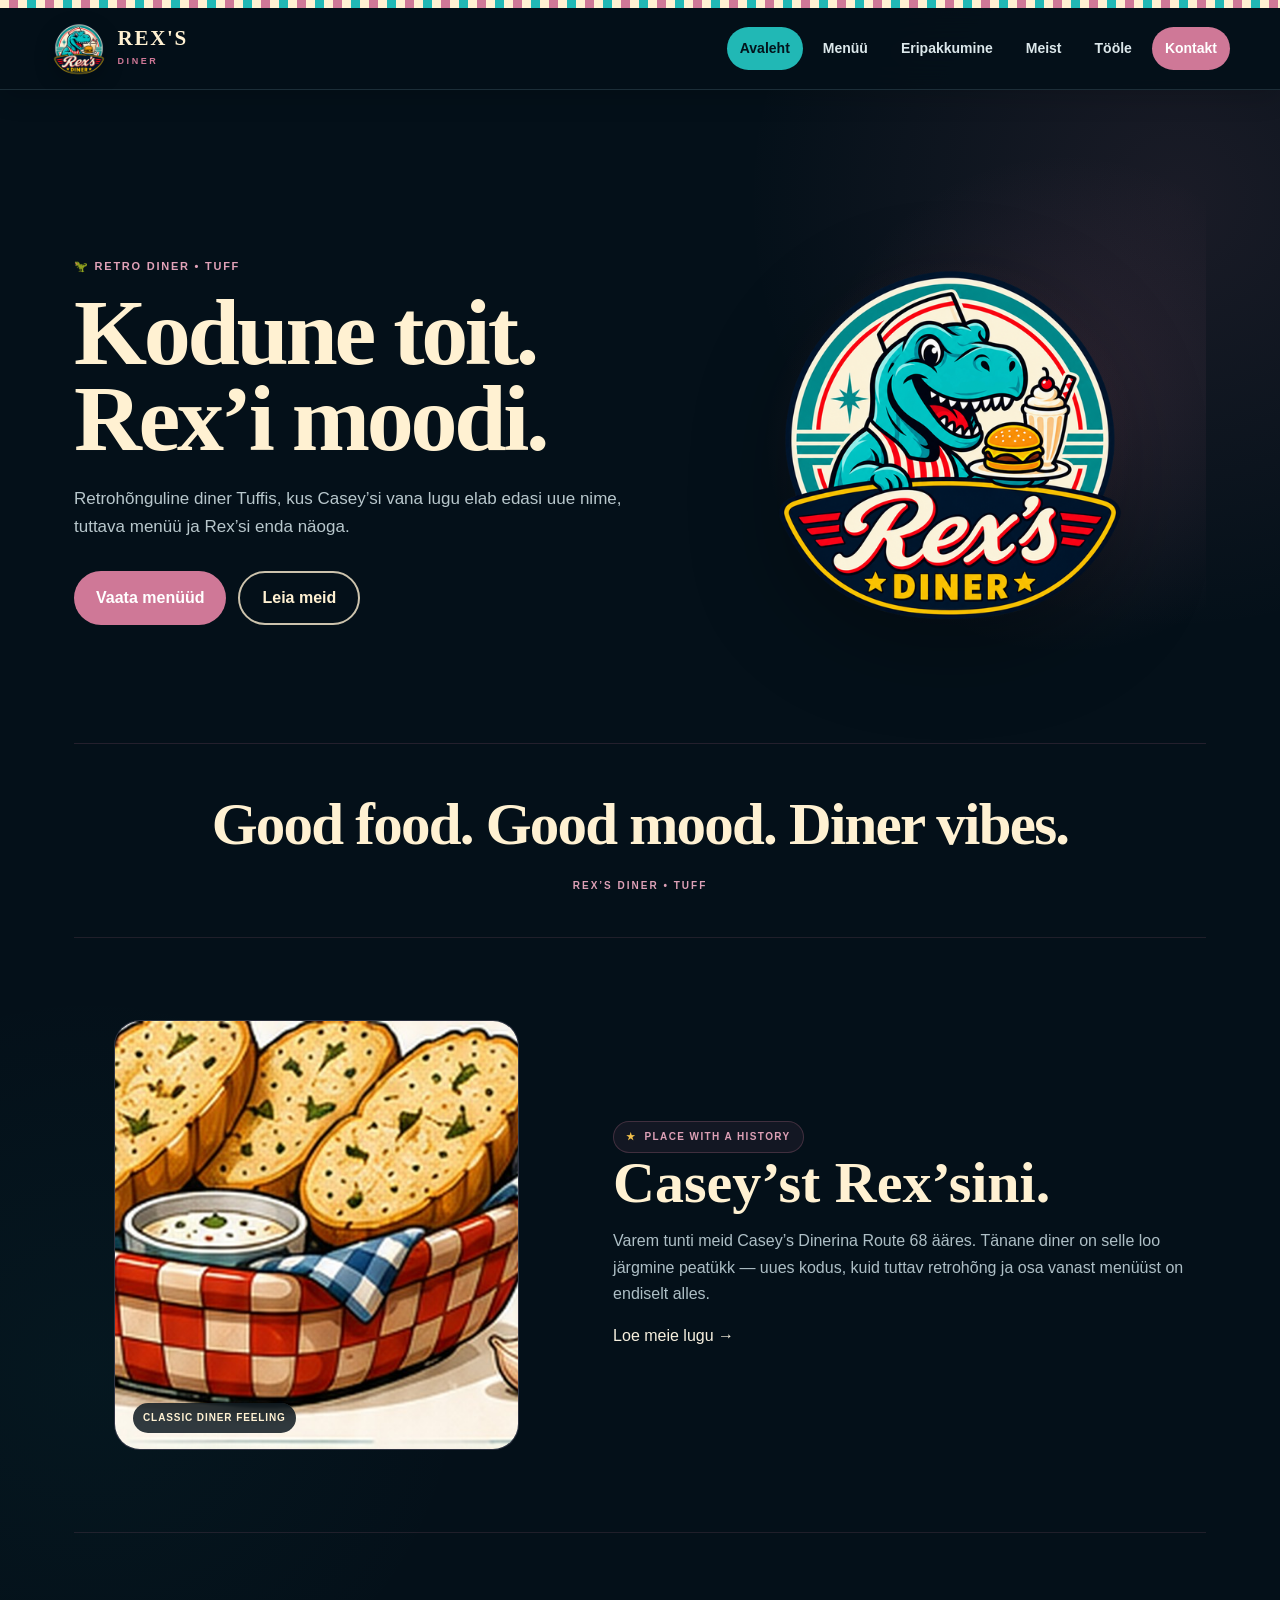
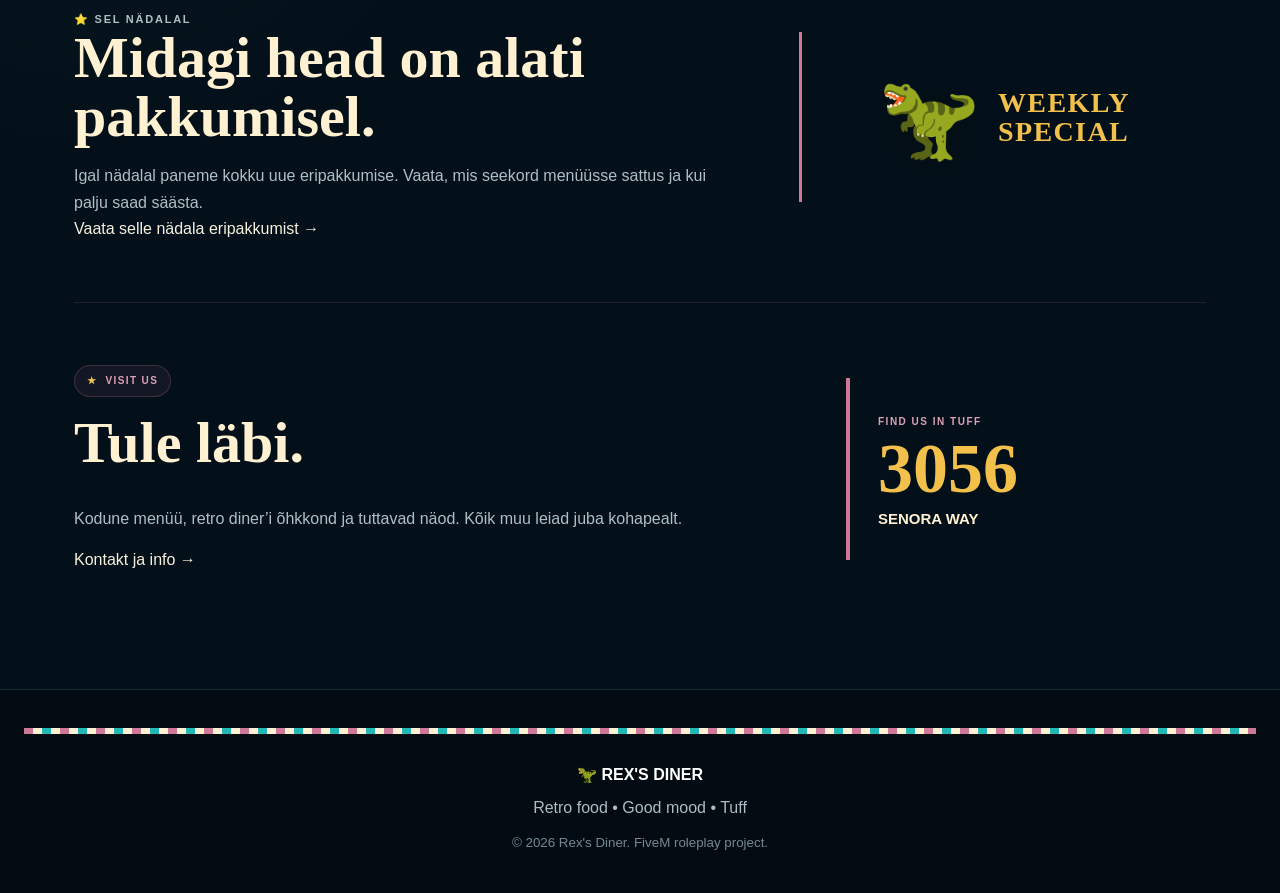
<file: index.html>
<!doctype html>
<html lang="et">
<head>
  <meta charset="utf-8">
  <meta name="viewport" content="width=device-width, initial-scale=1">
  <meta name="theme-color" content="#06151f">
  <title>Rex's Diner</title>
  <link rel="stylesheet" href="styles.css?v=200">

  <style>
    /* =========================================================
       AVALEHT – AVATUM, VÄHEM KASTE
       Navy põhitoon + dusty rose aktsendid
       ========================================================= */

    body {
      background:
        radial-gradient(circle at 92% 8%, rgba(207,120,151,.11), transparent 27rem),
        radial-gradient(circle at 7% 55%, rgba(33,184,181,.045), transparent 24rem),
        #041019;
    }

    .home-page {
      max-width: 1180px;
    }

    /* HERO */

    .home-hero {
      position: relative;
      overflow: hidden;
      min-height: 520px;
      display: grid;
      grid-template-columns: minmax(0, 1.15fr) minmax(300px, .85fr);
      gap: 50px;
      align-items: center;
      padding: 54px 0 66px;
      border-bottom: 1px solid rgba(207,120,151,.16);
    }

    .home-hero::before {
      content: "";
      position: absolute;
      width: 520px;
      height: 520px;
      right: -120px;
      top: 0;
      border-radius: 50%;
      background: radial-gradient(circle, rgba(207,120,151,.14), rgba(207,120,151,0) 68%);
      pointer-events: none;
    }

    .home-hero-copy {
      position: relative;
      z-index: 1;
    }

    .home-kicker {
      margin: 0 0 13px;
      color: #e1a2b8;
      font-size: 11px;
      font-weight: 900;
      letter-spacing: .16em;
      text-transform: uppercase;
    }

    .home-hero h1 {
      max-width: 760px;
      margin: 0;
      color: #fff1d2;
      font-family: Georgia, "Times New Roman", serif;
      font-size: clamp(54px, 7vw, 88px);
      line-height: .92;
      letter-spacing: -.035em;
    }

    .home-hero-copy > p:not(.home-kicker) {
      max-width: 650px;
      margin: 23px 0 0;
      color: #b8c7cc;
      font-size: 17px;
      line-height: 1.65;
    }

    .hero-actions {
      display: flex;
      flex-wrap: wrap;
      gap: 12px;
      margin-top: 30px;
    }

    .home-hero-logo {
      position: relative;
      z-index: 1;
      display: grid;
      place-items: center;
    }

    .home-hero-logo img {
      width: min(390px, 100%);
      max-height: 390px;
      object-fit: contain;
      filter: drop-shadow(0 24px 45px rgba(0,0,0,.30));
    }

    /* WEEKLY — one open editorial section */

    .home-weekly-open {
      display: grid;
      grid-template-columns: minmax(0, 1.15fr) minmax(250px, .85fr);
      gap: 46px;
      align-items: center;
      padding: 62px 0;
      border-bottom: 1px solid rgba(207,120,151,.15);
    }

    .weekly-copy h2,
    .story-copy h2,
    .visit-copy h2 {
      margin: 0;
      color: #fff1d2;
      font-family: Georgia, "Times New Roman", serif;
      line-height: 1.02;
    }

    .weekly-copy h2 {
      max-width: 650px;
      font-size: clamp(38px, 5vw, 58px);
    }

    .weekly-copy > p {
      max-width: 650px;
      margin: 17px 0 0;
      color: #aebfc6;
      line-height: 1.65;
    }

    .weekly-items-line {
      display: flex;
      flex-wrap: wrap;
      gap: 8px 18px;
      margin-top: 25px;
      color: #e8dce0;
      font-size: 13px;
      font-weight: 800;
    }

    .weekly-items-line span::before {
      content: "•";
      margin-right: 8px;
      color: #cf7897;
    }

    .weekly-price {
      position: relative;
      padding-left: 36px;
      border-left: 3px solid #cf7897;
    }

    .weekly-price small {
      display: block;
      color: #dda0b6;
      font-size: 10px;
      font-weight: 900;
      letter-spacing: .15em;
      text-transform: uppercase;
    }

    .weekly-price strong {
      display: block;
      margin-top: 6px;
      color: #f2c04b;
      font-family: Georgia, "Times New Roman", serif;
      font-size: clamp(62px, 8vw, 92px);
      line-height: .9;
    }

    .weekly-price p {
      margin: 12px 0 0;
      color: #b8c4c8;
      font-size: 13px;
    }

    .weekly-price b {
      color: #e1a2b8;
    }

    .weekly-price a {
      display: inline-block;
      margin-top: 21px;
      color: #fff1d2;
      font-size: 12px;
      font-weight: 900;
      border-bottom: 1px solid rgba(207,120,151,.55);
      padding-bottom: 3px;
    }

    /* STORY + VISIT — open two-column editorial layout */

    .home-about-open {
      display: grid;
      grid-template-columns: minmax(0, 1.05fr) minmax(350px, .95fr);
      gap: 68px;
      padding: 62px 0 35px;
    }

    .story-copy {
      padding-right: 10px;
    }

    .story-copy h2,
    .visit-copy h2 {
      font-size: clamp(34px, 4vw, 48px);
    }

    .story-copy > p,
    .visit-copy > p {
      margin: 17px 0 0;
      color: #aebfc6;
      line-height: 1.65;
    }

    .story-route {
      display: flex;
      flex-wrap: wrap;
      align-items: center;
      gap: 10px;
      margin: 24px 0 0;
      color: #f1d9e2;
      font-size: 12px;
      font-weight: 900;
    }

    .story-route .route-dot {
      color: #cf7897;
      font-size: 18px;
    }

    .story-copy a {
      display: inline-block;
      margin-top: 24px;
      color: #dda0b6;
      font-size: 12px;
      font-weight: 900;
      border-bottom: 1px solid rgba(207,120,151,.45);
      padding-bottom: 3px;
    }

    .visit-copy {
      padding-left: 44px;
      border-left: 1px solid rgba(207,120,151,.18);
    }

    .visit-list {
      margin-top: 25px;
    }

    .visit-row {
      display: grid;
      grid-template-columns: 44px minmax(0, 1fr);
      gap: 15px;
      align-items: start;
      padding: 15px 0;
    }

    .visit-row + .visit-row {
      border-top: 1px solid rgba(207,120,151,.10);
    }

    .visit-icon {
      font-size: 24px;
    }

    .visit-row strong {
      display: block;
      color: #fff1d2;
      font-size: 16px;
    }

    .visit-row span {
      display: block;
      margin-top: 4px;
      color: #93aab2;
      font-size: 12px;
      line-height: 1.5;
    }

    /* MOBILE */

    @media (max-width: 900px) {
      .home-hero,
      .home-weekly-open,
      .home-about-open {
        grid-template-columns: 1fr;
      }

      .home-hero {
        min-height: 0;
        padding-top: 40px;
      }

      .home-hero-logo {
        order: -1;
        justify-content: start;
      }

      .home-hero-logo img {
        width: 230px;
      }

      .weekly-price {
        padding-left: 0;
        padding-top: 26px;
        border-left: 0;
        border-top: 3px solid #cf7897;
      }

      .visit-copy {
        padding-left: 0;
        padding-top: 30px;
        border-left: 0;
        border-top: 1px solid rgba(207,120,151,.18);
      }
    }

    @media (max-width: 560px) {
      .home-hero h1 {
        font-size: clamp(48px, 16vw, 67px);
      }

      .home-weekly-open,
      .home-about-open {
        padding-top: 45px;
        padding-bottom: 45px;
      }

      .hero-actions .btn {
        width: 100%;
      }
    }
  </style>

<style>
/* Avalehe püsiv eripakkumise viide — ei vaja iganädalast muutmist */
.home-weekly-evergreen {
  grid-template-columns: minmax(0, 1.25fr) minmax(220px, .75fr) !important;
}

.weekly-evergreen-link {
  margin-top: 24px;
}

.weekly-evergreen-mark {
  display: flex;
  align-items: center;
  justify-content: center;
  gap: 18px;
  min-height: 170px;
  color: #dda0b6;
  border-left: 3px solid #cf7897;
}

.weekly-evergreen-mark span {
  font-size: clamp(52px, 7vw, 82px);
  filter: drop-shadow(0 12px 24px rgba(0,0,0,.22));
}

.weekly-evergreen-mark strong {
  color: #f2c04b;
  font-family: Georgia, "Times New Roman", serif;
  font-size: clamp(18px, 2.4vw, 28px);
  line-height: 1.05;
  letter-spacing: .05em;
}

@media (max-width: 900px) {
  .weekly-evergreen-mark {
    min-height: 120px;
    justify-content: flex-start;
    padding-top: 24px;
    border-left: 0;
    border-top: 3px solid #cf7897;
  }
}
</style>


<style>
/* =========================================================
   REX'S VISUAL REFRESH
   Silver-Diner-inspired principle:
   large visuals + short copy + open sections
   ========================================================= */

.visual-frame {
  position: relative;
  overflow: hidden;
  border-radius: 26px;
  background: #0b2330;
  border: 1px solid rgba(207,120,151,.18);
}

.visual-frame img {
  display: block;
  width: 100%;
  height: 100%;
  object-fit: cover;
}

.visual-frame::after {
  content: "";
  position: absolute;
  inset: 0;
  pointer-events: none;
  box-shadow: inset 0 0 0 1px rgba(255,255,255,.025);
}

.visual-caption {
  position: absolute;
  left: 18px;
  bottom: 16px;
  z-index: 2;
  padding: 7px 10px;
  border-radius: 999px;
  background: rgba(4,16,25,.82);
  backdrop-filter: blur(8px);
  color: #fff1d2;
  font-size: 10px;
  font-weight: 900;
  letter-spacing: .09em;
  text-transform: uppercase;
}

.retro-check-line {
  height: 7px;
  margin: 0;
  border: 0;
  opacity: .7;
  background:
    linear-gradient(90deg,
      #cf7897 0 12.5%,
      #fff1d2 12.5% 25%,
      #21b8b5 25% 37.5%,
      #fff1d2 37.5% 50%,
      #cf7897 50% 62.5%,
      #fff1d2 62.5% 75%,
      #21b8b5 75% 87.5%,
      #fff1d2 87.5% 100%);
  background-size: 72px 7px;
}

.visual-mini-label {
  color: #e1a2b8;
  font-size: 10px;
  font-weight: 900;
  letter-spacing: .14em;
  text-transform: uppercase;
}

@media (max-width: 760px) {
  .visual-frame {
    border-radius: 20px;
  }
}
</style>


<style>
/* Avalehe illustratsiooniriba */
.home-visual-gallery {
  display: grid;
  grid-template-columns: 1.15fr .9fr .9fr;
  gap: 16px;
  padding: 34px 0 58px;
  border-bottom: 1px solid rgba(207,120,151,.14);
}

.home-visual-gallery .visual-frame {
  height: 285px;
}

.home-visual-gallery .visual-frame:first-child {
  height: 360px;
  margin-top: -26px;
}

.home-visual-gallery img {
  transition: transform .35s ease;
}

.home-visual-gallery .visual-frame:hover img {
  transform: scale(1.025);
}

@media (max-width: 850px) {
  .home-visual-gallery {
    grid-template-columns: 1fr 1fr;
  }

  .home-visual-gallery .visual-frame:first-child {
    grid-column: 1 / -1;
    height: 300px;
    margin-top: 0;
  }
}

@media (max-width: 560px) {
  .home-visual-gallery {
    grid-template-columns: 1fr;
  }

  .home-visual-gallery .visual-frame,
  .home-visual-gallery .visual-frame:first-child {
    height: 235px;
  }
}
</style>


<style>
/* =========================================================
   REX'S DINER STYLE V2
   More classic diner website, still navy + dusty rose.
   ========================================================= */

body::before {
  content: "";
  display: block;
  height: 8px;
  position: fixed;
  inset: 0 0 auto 0;
  z-index: 100;
  background:
    linear-gradient(90deg,
      #fff1d2 0 12.5%, #cf7897 12.5% 25%,
      #fff1d2 25% 37.5%, #21b8b5 37.5% 50%,
      #fff1d2 50% 62.5%, #cf7897 62.5% 75%,
      #fff1d2 75% 87.5%, #21b8b5 87.5% 100%);
  background-size: 72px 8px;
}

.site-header {
  top: 8px !important;
}

.site-footer {
  position: relative;
  overflow: hidden;
}

.site-footer::before {
  content: "";
  display: block;
  height: 6px;
  margin-bottom: 28px;
  background:
    linear-gradient(90deg,
      #cf7897 0 12.5%, #fff1d2 12.5% 25%,
      #21b8b5 25% 37.5%, #fff1d2 37.5% 50%,
      #cf7897 50% 62.5%, #fff1d2 62.5% 75%,
      #21b8b5 75% 87.5%, #fff1d2 87.5% 100%);
  background-size: 72px 6px;
}

.diner-sign {
  display: inline-flex;
  align-items: center;
  gap: 8px;
  padding: 7px 12px;
  border: 1px solid rgba(207,120,151,.24);
  border-radius: 999px;
  background: rgba(207,120,151,.08);
  color: #dda0b6;
  font-size: 10px;
  font-weight: 900;
  letter-spacing: .14em;
  text-transform: uppercase;
}

.diner-star {
  color: #f2c04b;
}

.diner-divider {
  display: flex;
  align-items: center;
  gap: 13px;
  margin: 7px 0 19px;
  color: #cf7897;
}

.diner-divider::before,
.diner-divider::after {
  content: "";
  height: 1px;
  flex: 1;
  background: linear-gradient(90deg, transparent, rgba(207,120,151,.42));
}

.diner-divider::after {
  background: linear-gradient(90deg, rgba(207,120,151,.42), transparent);
}

.diner-big-word {
  margin: 0;
  color: rgba(207,120,151,.09);
  font-family: Georgia, "Times New Roman", serif;
  font-size: clamp(72px, 13vw, 180px);
  font-weight: 900;
  line-height: .72;
  letter-spacing: -.055em;
  white-space: nowrap;
  pointer-events: none;
  user-select: none;
}

.retro-quote {
  position: relative;
  max-width: 820px;
  margin: 0 auto;
  padding: 18px 42px;
  text-align: center;
  color: #fff1d2;
  font-family: Georgia, "Times New Roman", serif;
  font-size: clamp(25px, 3.6vw, 42px);
  line-height: 1.15;
}

.retro-quote::before,
.retro-quote::after {
  color: #cf7897;
  font-size: 52px;
  line-height: 1;
  position: absolute;
}

.retro-quote::before {
  content: "“";
  left: 0;
  top: 0;
}

.retro-quote::after {
  content: "”";
  right: 0;
  bottom: -10px;
}

@media (max-width: 700px) {
  .site-header {
    top: 8px !important;
  }

  .diner-big-word {
    font-size: 64px;
    white-space: normal;
  }
}
</style>


<style>
/* HOME — diner-first layout */

.home-hero {
  min-height: 600px !important;
  grid-template-columns: minmax(0, 1fr) minmax(360px, .9fr) !important;
  padding-top: 62px !important;
  padding-bottom: 66px !important;
}

.home-hero-copy {
  max-width: 690px;
}

.home-hero h1 {
  font-size: clamp(58px, 7.4vw, 94px) !important;
}

.home-hero-logo {
  min-height: 450px;
  position: relative;
}

.home-hero-logo::before {
  content: "";
  position: absolute;
  width: 390px;
  height: 390px;
  border-radius: 50%;
  background: radial-gradient(circle, rgba(207,120,151,.18), transparent 67%);
}

.home-hero-logo img {
  position: relative;
  z-index: 1;
}

.home-tagline-strip {
  padding: 33px 0 40px;
  border-bottom: 1px solid rgba(207,120,151,.14);
  text-align: center;
}

.home-tagline-strip strong {
  display: block;
  color: #fff1d2;
  font-family: Georgia, "Times New Roman", serif;
  font-size: clamp(33px, 5vw, 59px);
  letter-spacing: -.03em;
}

.home-tagline-strip span {
  display: inline-block;
  margin-top: 7px;
  color: #dda0b6;
  font-size: 10px;
  font-weight: 900;
  letter-spacing: .20em;
}

.home-story-feature {
  display: grid;
  grid-template-columns: minmax(0, .9fr) minmax(0, 1.1fr);
  gap: 54px;
  align-items: center;
  padding: 66px 0;
  border-bottom: 1px solid rgba(207,120,151,.14);
}

.home-story-feature .visual-frame {
  height: 430px;
}

.home-story-copy h2 {
  margin: 0;
  color: #fff1d2;
  font-family: Georgia, "Times New Roman", serif;
  font-size: clamp(38px, 4.8vw, 58px);
  line-height: 1.02;
}

.home-story-copy p {
  max-width: 590px;
  color: #aebfc6;
  line-height: 1.65;
}

.home-weekly-evergreen {
  padding: 60px 0 !important;
}

.home-visit-feature {
  display: grid;
  grid-template-columns: minmax(0, 1fr) 360px;
  gap: 56px;
  align-items: center;
  padding: 62px 0 28px;
}

.home-visit-feature h2 {
  margin: 0;
  color: #fff1d2;
  font-family: Georgia, "Times New Roman", serif;
  font-size: clamp(38px, 5vw, 58px);
}

.home-visit-feature p {
  color: #aebfc6;
  max-width: 620px;
}

.home-visit-sign {
  padding: 29px 0 29px 28px;
  border-left: 4px solid #cf7897;
}

.home-visit-sign small {
  color: #dda0b6;
  font-size: 10px;
  font-weight: 900;
  letter-spacing: .15em;
}

.home-visit-sign strong {
  display: block;
  margin-top: 5px;
  color: #f2c04b;
  font-family: Georgia, "Times New Roman", serif;
  font-size: 70px;
  line-height: .9;
}

.home-visit-sign span {
  display: block;
  margin-top: 7px;
  color: #fff1d2;
  font-size: 15px;
  font-weight: 900;
}

@media (max-width: 900px) {
  .home-story-feature,
  .home-visit-feature {
    grid-template-columns: 1fr;
  }

  .home-story-feature .visual-frame {
    height: 310px;
  }
}
</style>

</head>
<body>

<header class="site-header">
  <a class="brand" href="index.html" aria-label="Rex's Diner avaleht">
    <img src="logo.png" alt="Rex's Diner logo" class="brand-logo">
    <span class="brand-text"><strong>REX'S</strong><small>DINER</small></span>
  </a>

  <button class="menu-toggle" aria-expanded="false" aria-controls="main-nav">☰</button>

  <nav id="main-nav" class="main-nav">
    <a class="active" href="index.html">Avaleht</a>
    <a href="menu.html">Menüü</a>
    <a href="eripakkumine.html">Eripakkumine</a>
    <a href="meist.html">Meist</a>
    <a href="toole.html">Tööle</a>
    <a class="nav-cta" href="kontakt.html">Kontakt</a>
  </nav>
</header>

<main class="page">
  <div class="page-wrap home-page">

    <section class="home-hero">
      <div class="home-hero-copy">
        <p class="home-kicker">🦖 RETRO DINER • TUFF</p>
        <h1>Kodune toit.<br>Rex’i moodi.</h1>
        <p>
          Retrohõnguline diner Tuffis, kus Casey’si vana lugu elab edasi
          uue nime, tuttava menüü ja Rex’si enda näoga.
        </p>

        <div class="hero-actions">
          <a class="btn btn-primary" href="menu.html">Vaata menüüd</a>
          <a class="btn btn-secondary" href="kontakt.html">Leia meid</a>
        </div>
      </div>

      <div class="home-hero-logo">
        <img src="logo.png" alt="Rex's Diner">
      </div>
    </section>

    

    
    <section class="home-tagline-strip">
      <strong>Good food. Good mood. Diner vibes.</strong>
      <span>REX’S DINER • TUFF</span>
    </section>

    <section class="home-story-feature">
      <figure class="visual-frame">
        <img src="rex-snack-visual.jpg" alt="Rex's Dineri retro toiduillustratsioon">
        <figcaption class="visual-caption">Classic diner feeling</figcaption>
      </figure>

      <div class="home-story-copy">
        <span class="diner-sign"><span class="diner-star">★</span> PLACE WITH A HISTORY</span>
        <h2>Casey’st Rex’sini.</h2>
        <p>
          Varem tunti meid Casey’s Dinerina Route 68 ääres. Tänane diner on
          selle loo järgmine peatükk — uues kodus, kuid tuttav retrohõng ja
          osa vanast menüüst on endiselt alles.
        </p>
        <a class="open-link" href="meist.html">Loe meie lugu →</a>
      </div>
    </section>
    


    <section class="home-weekly-open home-weekly-evergreen">
      <div class="weekly-copy">
        <p class="home-kicker">⭐ SEL NÄDALAL</p>
        <h2>Midagi head on alati pakkumisel.</h2>
        <p>
          Igal nädalal paneme kokku uue eripakkumise.
          Vaata, mis seekord menüüsse sattus ja kui palju saad säästa.
        </p>

        <a class="open-link weekly-evergreen-link" href="eripakkumine.html">
          Vaata selle nädala eripakkumist →
        </a>
      </div>

      <div class="weekly-evergreen-mark" aria-hidden="true">
        <span>🦖</span>
        <strong>WEEKLY<br>SPECIAL</strong>
      </div>
    </section>


    
    <section class="home-visit-feature">
      <div>
        <span class="diner-sign"><span class="diner-star">★</span> VISIT US</span>
        <h2>Tule läbi.</h2>
        <p>
          Kodune menüü, retro diner’i õhkkond ja tuttavad näod.
          Kõik muu leiad juba kohapealt.
        </p>
        <a class="open-link" href="kontakt.html">Kontakt ja info →</a>
      </div>

      <div class="home-visit-sign">
        <small>FIND US IN TUFF</small>
        <strong>3056</strong>
        <span>SENORA WAY</span>
      </div>
    </section>
    

  </div>
</main>

<footer class="site-footer">
  <strong>🦖 REX'S DINER</strong>
  <p>Retro food • Good mood • Tuff</p>
  <small>© <span id="year"></span> Rex's Diner. FiveM roleplay project.</small>
</footer>

<script src="script.js"></script>
</body>
</html>
</file>
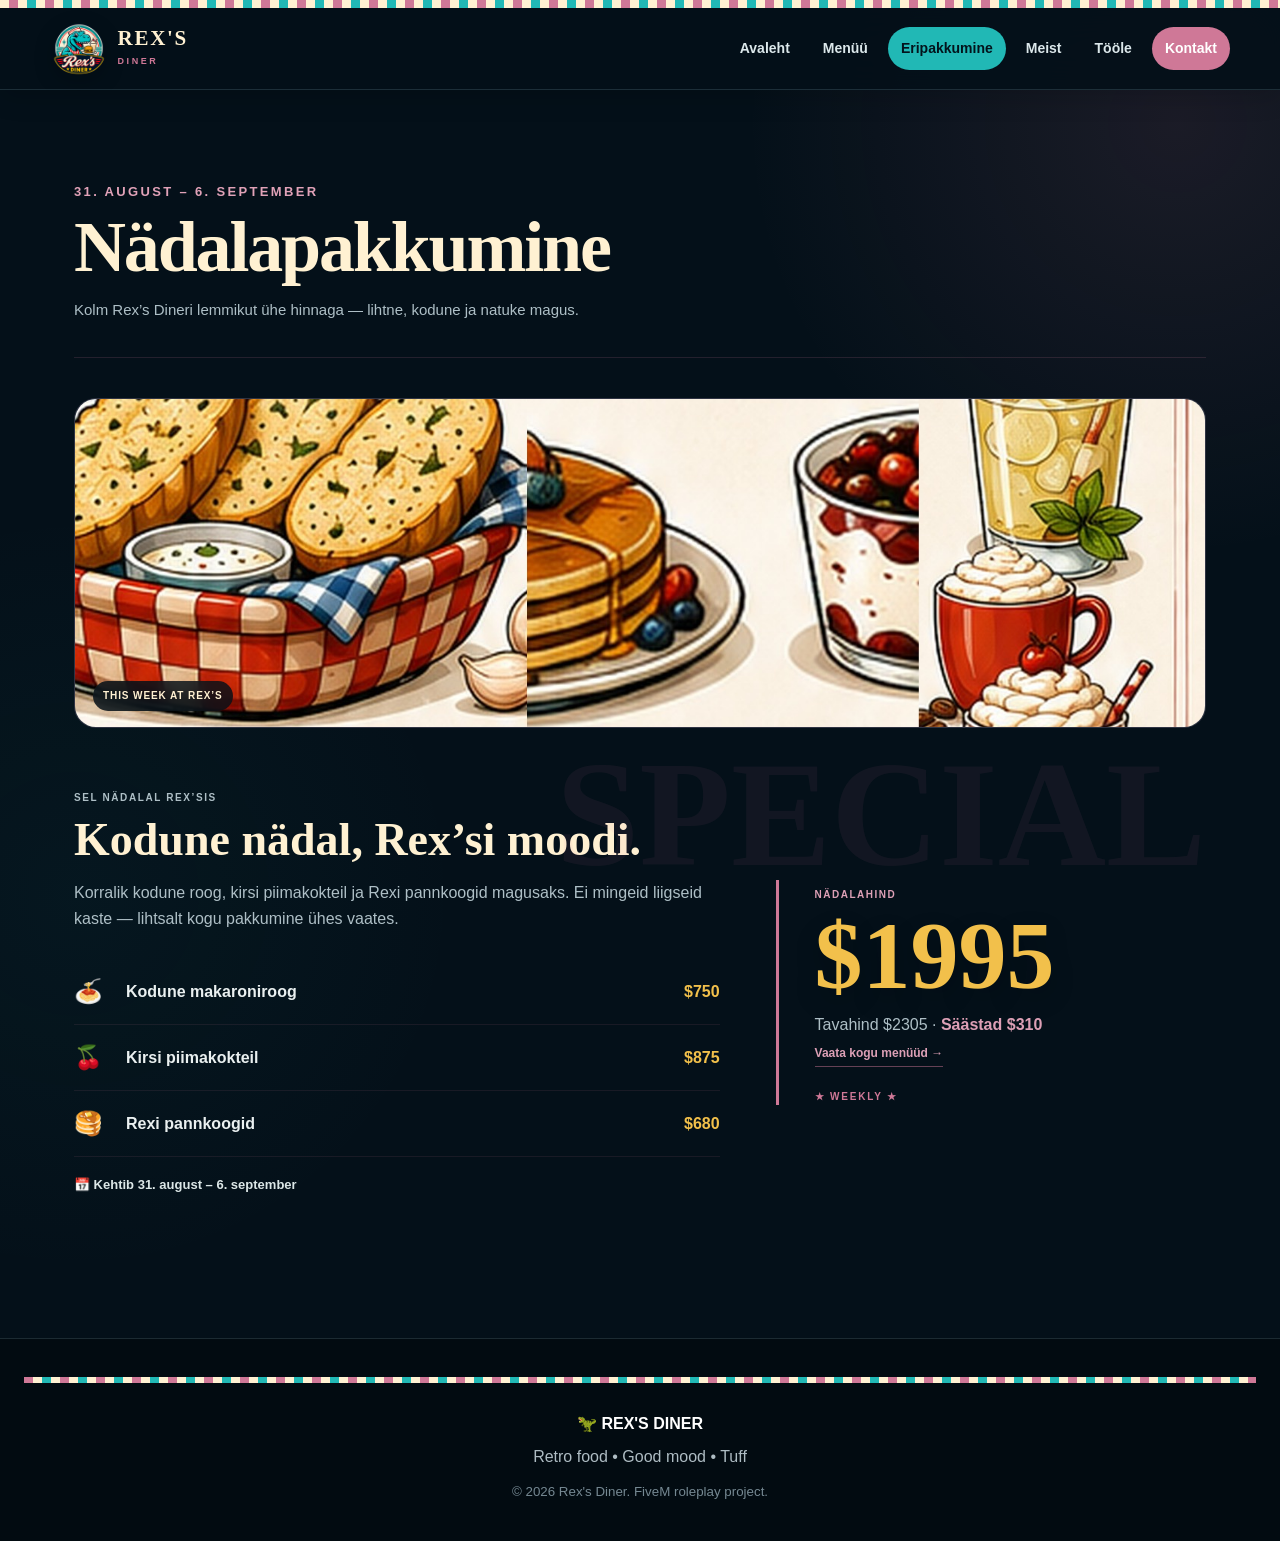
<file: eripakkumine.html>
<!doctype html>
<html lang="et">
<head>
  <meta charset="utf-8">
  <meta name="viewport" content="width=device-width, initial-scale=1">
  <meta name="theme-color" content="#06151f">
  <title>Eripakkumine | Rex's Diner</title>
  <link rel="stylesheet" href="styles.css?v=200">
  
<style>
/* =========================================================
   REX'S OPEN STYLE – VÄHEM KASTE, ROHKEM ÕHKU
   ========================================================= */

body {
  background:
    radial-gradient(circle at 92% 8%, rgba(207,120,151,.11), transparent 27rem),
    radial-gradient(circle at 6% 58%, rgba(33,184,181,.045), transparent 24rem),
    #041019;
}

.open-page {
  max-width: 1180px;
}

.open-title {
  padding: 38px 0 34px;
  border-bottom: 1px solid rgba(207,120,151,.16);
}

.open-title .eyebrow {
  margin: 0 0 10px;
  color: #e1a2b8;
}

.open-title h1 {
  margin: 0;
  color: #fff1d2;
  font-family: Georgia, "Times New Roman", serif;
  font-size: clamp(46px, 6vw, 72px);
  line-height: .96;
  letter-spacing: -.03em;
}

.open-title > p:not(.eyebrow) {
  max-width: 720px;
  margin: 16px 0 0;
  color: #aebfc6;
  font-size: 15px;
  line-height: 1.65;
}

.open-section {
  padding: 54px 0;
  border-bottom: 1px solid rgba(207,120,151,.14);
}

.open-section:last-child {
  border-bottom: 0;
}

.open-kicker {
  margin: 0 0 10px;
  color: #e1a2b8;
  font-size: 10px;
  font-weight: 900;
  letter-spacing: .16em;
  text-transform: uppercase;
}

.open-section h2 {
  margin: 0;
  color: #fff1d2;
  font-family: Georgia, "Times New Roman", serif;
  font-size: clamp(32px, 4vw, 46px);
  line-height: 1.03;
}

.open-section p {
  color: #aebfc6;
  line-height: 1.65;
}

.open-link {
  display: inline-block;
  color: #dda0b6;
  font-size: 12px;
  font-weight: 900;
  padding-bottom: 3px;
  border-bottom: 1px solid rgba(207,120,151,.48);
}

.open-link:hover {
  color: #fff1d2;
}

.open-rule {
  border: 0;
  border-top: 1px solid rgba(207,120,151,.14);
  margin: 28px 0;
}

.open-pill {
  display: inline-flex;
  align-items: center;
  padding: 7px 10px;
  border-radius: 999px;
  background: rgba(207,120,151,.09);
  color: #efdbe2;
  font-size: 11px;
  font-weight: 900;
}

@media (max-width: 760px) {
  .open-title {
    padding-top: 28px;
  }

  .open-section {
    padding: 42px 0;
  }
}
</style>

  
<style>
.offer-open {
  display: grid;
  grid-template-columns: minmax(0, 1.2fr) minmax(260px, .8fr);
  gap: 56px;
  align-items: center;
}

.offer-open-copy h2 {
  max-width: 680px;
}

.offer-list {
  margin-top: 27px;
}

.offer-list-row {
  display: grid;
  grid-template-columns: 38px minmax(0, 1fr) auto;
  gap: 14px;
  align-items: center;
  padding: 14px 0;
  border-bottom: 1px solid rgba(207,120,151,.10);
}

.offer-list-row > span:first-child {
  font-size: 23px;
}

.offer-list-row strong {
  color: #eaf0f0;
}

.offer-list-row b {
  color: #f2c04b;
}

.offer-price-open {
  padding-left: 36px;
  border-left: 3px solid #cf7897;
}

.offer-price-open small {
  color: #dda0b6;
  font-size: 10px;
  font-weight: 900;
  letter-spacing: .15em;
}

.offer-price-open strong {
  display: block;
  margin-top: 7px;
  color: #f2c04b;
  font-family: Georgia, "Times New Roman", serif;
  font-size: clamp(68px, 8vw, 96px);
  line-height: .9;
}

.offer-price-open p {
  margin: 13px 0 0;
  color: #aebfc6;
}

.offer-price-open b {
  color: #dda0b6;
}

.offer-date {
  margin-top: 18px;
  color: #dce7e7;
  font-size: 13px;
  font-weight: 900;
}

@media (max-width: 850px) {
  .offer-open {
    grid-template-columns: 1fr;
  }

  .offer-price-open {
    padding-left: 0;
    padding-top: 26px;
    border-left: 0;
    border-top: 3px solid #cf7897;
  }
}
</style>


<style>
/* =========================================================
   REX'S VISUAL REFRESH
   Silver-Diner-inspired principle:
   large visuals + short copy + open sections
   ========================================================= */

.visual-frame {
  position: relative;
  overflow: hidden;
  border-radius: 26px;
  background: #0b2330;
  border: 1px solid rgba(207,120,151,.18);
}

.visual-frame img {
  display: block;
  width: 100%;
  height: 100%;
  object-fit: cover;
}

.visual-frame::after {
  content: "";
  position: absolute;
  inset: 0;
  pointer-events: none;
  box-shadow: inset 0 0 0 1px rgba(255,255,255,.025);
}

.visual-caption {
  position: absolute;
  left: 18px;
  bottom: 16px;
  z-index: 2;
  padding: 7px 10px;
  border-radius: 999px;
  background: rgba(4,16,25,.82);
  backdrop-filter: blur(8px);
  color: #fff1d2;
  font-size: 10px;
  font-weight: 900;
  letter-spacing: .09em;
  text-transform: uppercase;
}

.retro-check-line {
  height: 7px;
  margin: 0;
  border: 0;
  opacity: .7;
  background:
    linear-gradient(90deg,
      #cf7897 0 12.5%,
      #fff1d2 12.5% 25%,
      #21b8b5 25% 37.5%,
      #fff1d2 37.5% 50%,
      #cf7897 50% 62.5%,
      #fff1d2 62.5% 75%,
      #21b8b5 75% 87.5%,
      #fff1d2 87.5% 100%);
  background-size: 72px 7px;
}

.visual-mini-label {
  color: #e1a2b8;
  font-size: 10px;
  font-weight: 900;
  letter-spacing: .14em;
  text-transform: uppercase;
}

@media (max-width: 760px) {
  .visual-frame {
    border-radius: 20px;
  }
}
</style>


<style>
.offer-food-visual {
  height: 330px;
  margin: 40px 0 8px;
}

.offer-food-visual img {
  object-position: center;
}

@media (max-width: 700px) {
  .offer-food-visual {
    height: 230px;
  }
}
</style>


<style>
/* =========================================================
   REX'S DINER STYLE V2
   More classic diner website, still navy + dusty rose.
   ========================================================= */

body::before {
  content: "";
  display: block;
  height: 8px;
  position: fixed;
  inset: 0 0 auto 0;
  z-index: 100;
  background:
    linear-gradient(90deg,
      #fff1d2 0 12.5%, #cf7897 12.5% 25%,
      #fff1d2 25% 37.5%, #21b8b5 37.5% 50%,
      #fff1d2 50% 62.5%, #cf7897 62.5% 75%,
      #fff1d2 75% 87.5%, #21b8b5 87.5% 100%);
  background-size: 72px 8px;
}

.site-header {
  top: 8px !important;
}

.site-footer {
  position: relative;
  overflow: hidden;
}

.site-footer::before {
  content: "";
  display: block;
  height: 6px;
  margin-bottom: 28px;
  background:
    linear-gradient(90deg,
      #cf7897 0 12.5%, #fff1d2 12.5% 25%,
      #21b8b5 25% 37.5%, #fff1d2 37.5% 50%,
      #cf7897 50% 62.5%, #fff1d2 62.5% 75%,
      #21b8b5 75% 87.5%, #fff1d2 87.5% 100%);
  background-size: 72px 6px;
}

.diner-sign {
  display: inline-flex;
  align-items: center;
  gap: 8px;
  padding: 7px 12px;
  border: 1px solid rgba(207,120,151,.24);
  border-radius: 999px;
  background: rgba(207,120,151,.08);
  color: #dda0b6;
  font-size: 10px;
  font-weight: 900;
  letter-spacing: .14em;
  text-transform: uppercase;
}

.diner-star {
  color: #f2c04b;
}

.diner-divider {
  display: flex;
  align-items: center;
  gap: 13px;
  margin: 7px 0 19px;
  color: #cf7897;
}

.diner-divider::before,
.diner-divider::after {
  content: "";
  height: 1px;
  flex: 1;
  background: linear-gradient(90deg, transparent, rgba(207,120,151,.42));
}

.diner-divider::after {
  background: linear-gradient(90deg, rgba(207,120,151,.42), transparent);
}

.diner-big-word {
  margin: 0;
  color: rgba(207,120,151,.09);
  font-family: Georgia, "Times New Roman", serif;
  font-size: clamp(72px, 13vw, 180px);
  font-weight: 900;
  line-height: .72;
  letter-spacing: -.055em;
  white-space: nowrap;
  pointer-events: none;
  user-select: none;
}

.retro-quote {
  position: relative;
  max-width: 820px;
  margin: 0 auto;
  padding: 18px 42px;
  text-align: center;
  color: #fff1d2;
  font-family: Georgia, "Times New Roman", serif;
  font-size: clamp(25px, 3.6vw, 42px);
  line-height: 1.15;
}

.retro-quote::before,
.retro-quote::after {
  color: #cf7897;
  font-size: 52px;
  line-height: 1;
  position: absolute;
}

.retro-quote::before {
  content: "“";
  left: 0;
  top: 0;
}

.retro-quote::after {
  content: "”";
  right: 0;
  bottom: -10px;
}

@media (max-width: 700px) {
  .site-header {
    top: 8px !important;
  }

  .diner-big-word {
    font-size: 64px;
    white-space: normal;
  }
}
</style>


<style>
.offer-food-visual {
  border-radius: 22px !important;
}

.offer-open {
  position: relative;
}

.offer-open::before {
  content: "SPECIAL";
  position: absolute;
  right: 0;
  top: 18px;
  color: rgba(207,120,151,.07);
  font-family: Georgia, "Times New Roman", serif;
  font-size: clamp(70px, 13vw, 150px);
  font-weight: 900;
  line-height: .8;
  pointer-events: none;
}

.offer-price-open strong {
  text-shadow: 0 10px 24px rgba(0,0,0,.22);
}

.offer-price-open::after {
  content: "★ WEEKLY ★";
  display: block;
  margin-top: 22px;
  color: #cf7897;
  font-size: 10px;
  font-weight: 900;
  letter-spacing: .18em;
}
</style>

</head>
<body>

<header class="site-header">
  <a class="brand" href="index.html" aria-label="Rex's Diner avaleht">
    <img src="logo.png" alt="Rex's Diner logo" class="brand-logo">
    <span class="brand-text"><strong>REX'S</strong><small>DINER</small></span>
  </a>

  <button class="menu-toggle" aria-expanded="false" aria-controls="main-nav">☰</button>

  <nav id="main-nav" class="main-nav">
    <a href="index.html">Avaleht</a>
    <a href="menu.html">Menüü</a>
    <a class="active" href="eripakkumine.html">Eripakkumine</a>
    <a href="meist.html">Meist</a>
    <a href="toole.html">Tööle</a>
    <a class="nav-cta" href="kontakt.html">Kontakt</a>
  </nav>
</header>


<main class="page">
  <div class="page-wrap open-page">

    <div class="open-title">
      <p class="eyebrow">31. AUGUST – 6. SEPTEMBER</p>
      <h1>Nädalapakkumine</h1>
      <p>Kolm Rex’s Dineri lemmikut ühe hinnaga — lihtne, kodune ja natuke magus.</p>
    </div>


    <figure class="visual-frame offer-food-visual">
      <img src="rex-food-strip.jpg" alt="Rex's Dineri retro toidu ja joogi illustratsioonid">
      <figcaption class="visual-caption">This week at Rex’s</figcaption>
    </figure>


    <section class="open-section offer-open">
      <div class="offer-open-copy">
        <p class="open-kicker">SEL NÄDALAL REX’SIS</p>
        <h2>Kodune nädal, Rex’si moodi.</h2>
        <p>
          Korralik kodune roog, kirsi piimakokteil ja Rexi pannkoogid magusaks.
          Ei mingeid liigseid kaste — lihtsalt kogu pakkumine ühes vaates.
        </p>

        <div class="offer-list">
          <div class="offer-list-row">
            <span>🍝</span><strong>Kodune makaroniroog</strong><b>$750</b>
          </div>
          <div class="offer-list-row">
            <span>🍒</span><strong>Kirsi piimakokteil</strong><b>$875</b>
          </div>
          <div class="offer-list-row">
            <span>🥞</span><strong>Rexi pannkoogid</strong><b>$680</b>
          </div>
        </div>

        <div class="offer-date">📅 Kehtib 31. august – 6. september</div>
      </div>

      <div class="offer-price-open">
        <small>NÄDALAHIND</small>
        <strong>$1995</strong>
        <p>Tavahind $2305 · <b>Säästad $310</b></p>
        <a class="open-link" href="menu.html">Vaata kogu menüüd →</a>
      </div>
    </section>

  </div>
</main>


<footer class="site-footer">
  <strong>🦖 REX'S DINER</strong>
  <p>Retro food • Good mood • Tuff</p>
  <small>© <span id="year"></span> Rex's Diner. FiveM roleplay project.</small>
</footer>

<script src="script.js"></script>

</body>
</html>
</file>
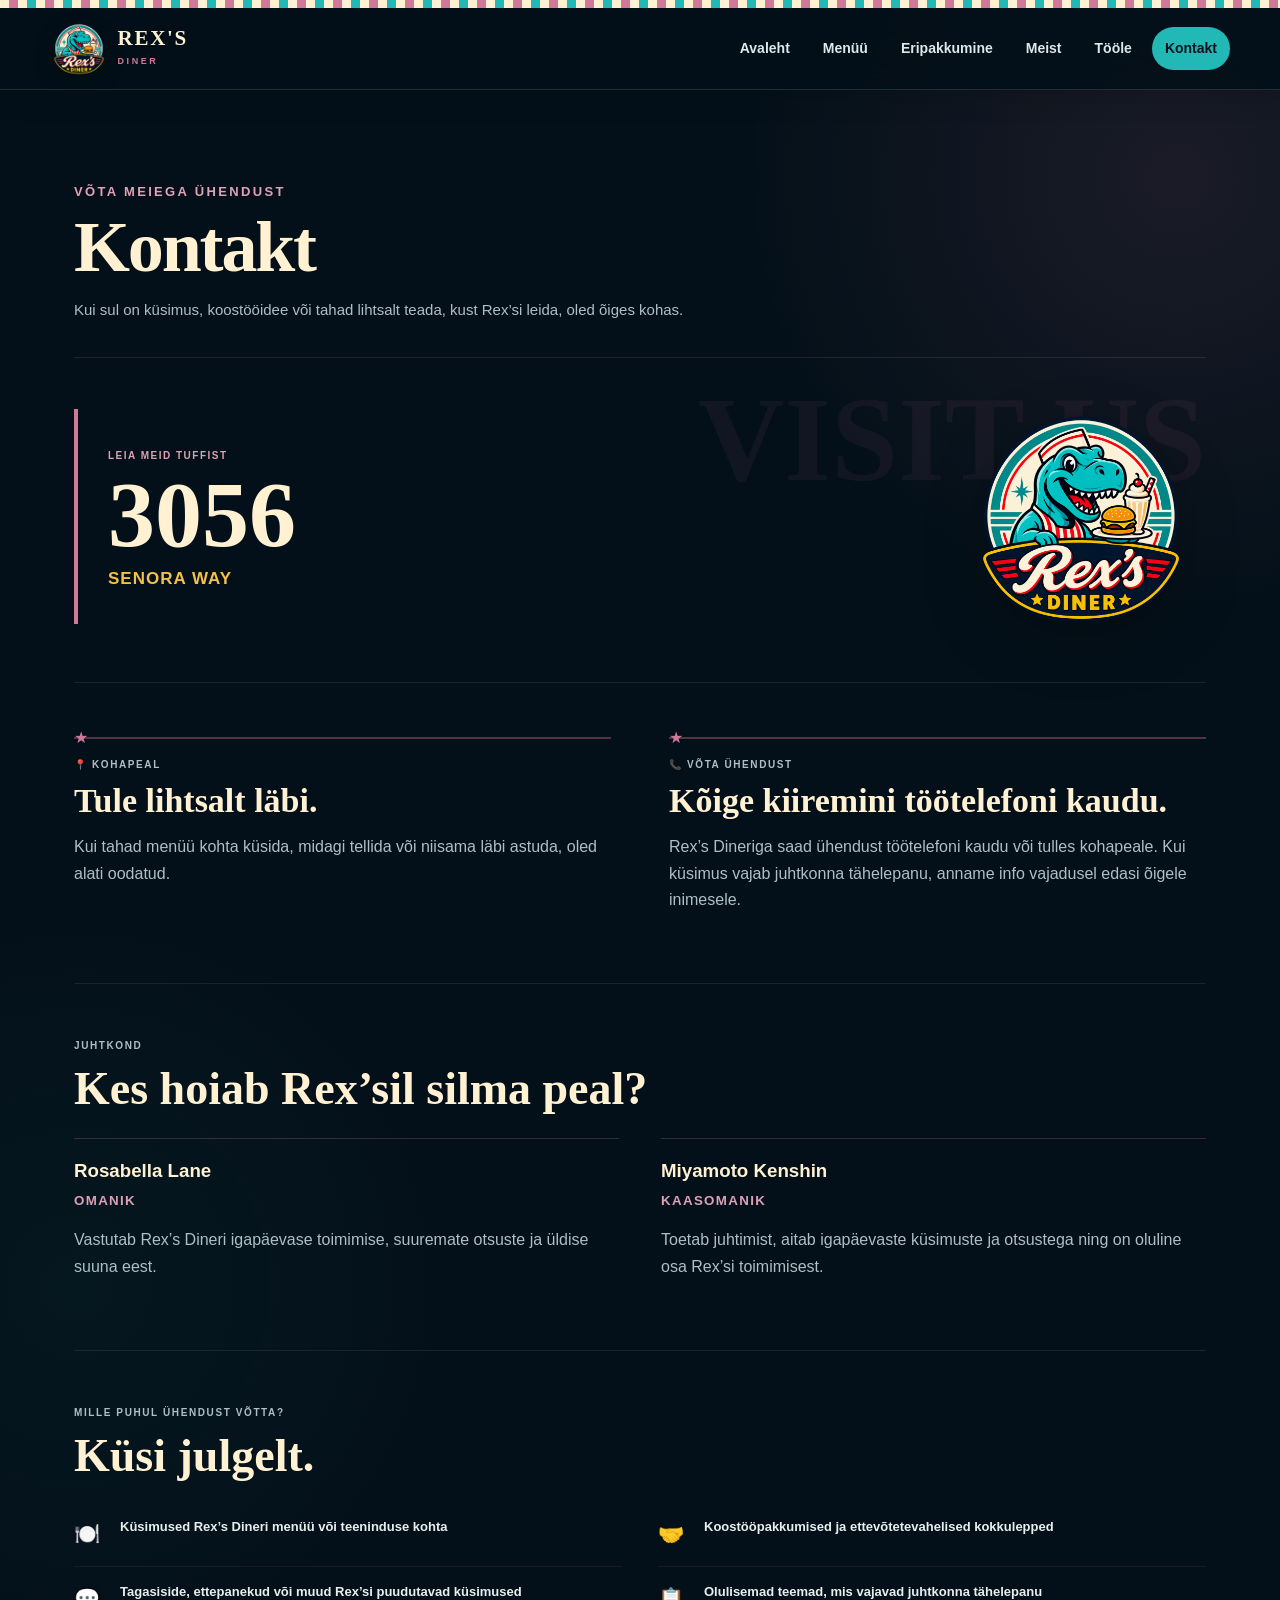
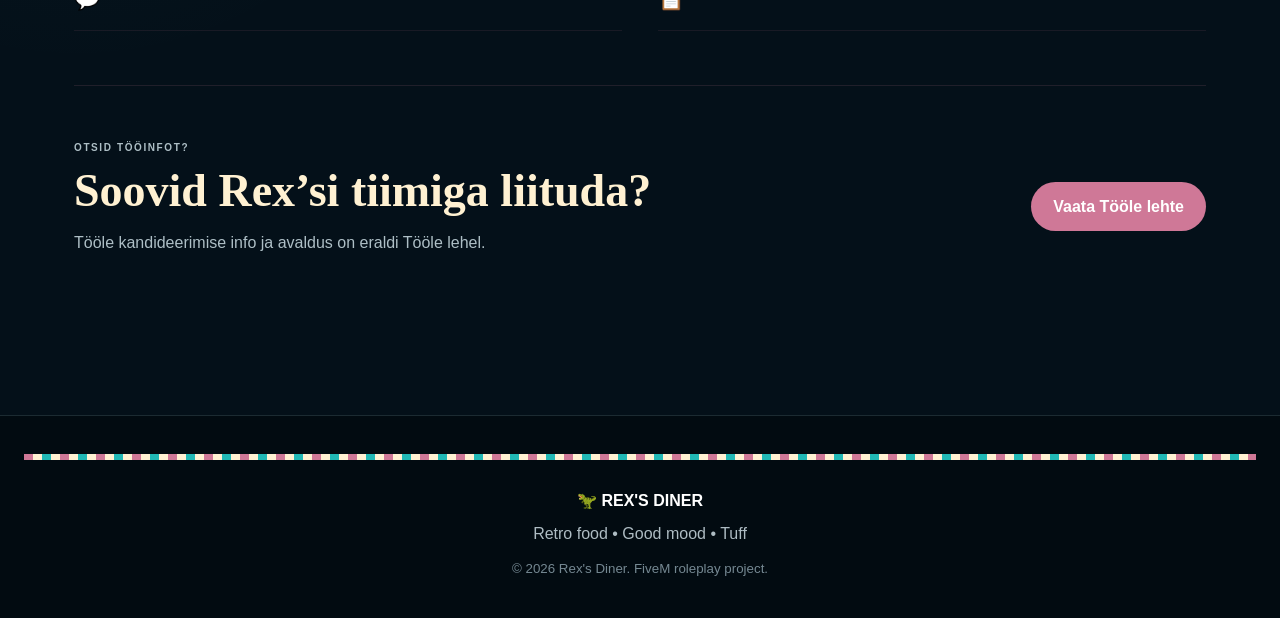
<file: kontakt.html>
<!doctype html>
<html lang="et">
<head>
  <meta charset="utf-8">
  <meta name="viewport" content="width=device-width, initial-scale=1">
  <meta name="theme-color" content="#06151f">
  <title>Kontakt | Rex's Diner</title>
  <link rel="stylesheet" href="styles.css?v=200">
  
<style>
/* =========================================================
   REX'S OPEN STYLE – VÄHEM KASTE, ROHKEM ÕHKU
   ========================================================= */

body {
  background:
    radial-gradient(circle at 92% 8%, rgba(207,120,151,.11), transparent 27rem),
    radial-gradient(circle at 6% 58%, rgba(33,184,181,.045), transparent 24rem),
    #041019;
}

.open-page {
  max-width: 1180px;
}

.open-title {
  padding: 38px 0 34px;
  border-bottom: 1px solid rgba(207,120,151,.16);
}

.open-title .eyebrow {
  margin: 0 0 10px;
  color: #e1a2b8;
}

.open-title h1 {
  margin: 0;
  color: #fff1d2;
  font-family: Georgia, "Times New Roman", serif;
  font-size: clamp(46px, 6vw, 72px);
  line-height: .96;
  letter-spacing: -.03em;
}

.open-title > p:not(.eyebrow) {
  max-width: 720px;
  margin: 16px 0 0;
  color: #aebfc6;
  font-size: 15px;
  line-height: 1.65;
}

.open-section {
  padding: 54px 0;
  border-bottom: 1px solid rgba(207,120,151,.14);
}

.open-section:last-child {
  border-bottom: 0;
}

.open-kicker {
  margin: 0 0 10px;
  color: #e1a2b8;
  font-size: 10px;
  font-weight: 900;
  letter-spacing: .16em;
  text-transform: uppercase;
}

.open-section h2 {
  margin: 0;
  color: #fff1d2;
  font-family: Georgia, "Times New Roman", serif;
  font-size: clamp(32px, 4vw, 46px);
  line-height: 1.03;
}

.open-section p {
  color: #aebfc6;
  line-height: 1.65;
}

.open-link {
  display: inline-block;
  color: #dda0b6;
  font-size: 12px;
  font-weight: 900;
  padding-bottom: 3px;
  border-bottom: 1px solid rgba(207,120,151,.48);
}

.open-link:hover {
  color: #fff1d2;
}

.open-rule {
  border: 0;
  border-top: 1px solid rgba(207,120,151,.14);
  margin: 28px 0;
}

.open-pill {
  display: inline-flex;
  align-items: center;
  padding: 7px 10px;
  border-radius: 999px;
  background: rgba(207,120,151,.09);
  color: #efdbe2;
  font-size: 11px;
  font-weight: 900;
}

@media (max-width: 760px) {
  .open-title {
    padding-top: 28px;
  }

  .open-section {
    padding: 42px 0;
  }
}
</style>

  
<style>
.contact-open-top {
  display: grid;
  grid-template-columns: repeat(2, minmax(0, 1fr));
  gap: 58px;
}

.contact-open-col {
  padding-top: 18px;
  border-top: 2px solid rgba(207,120,151,.36);
}

.contact-open-col h2 {
  font-size: 34px;
}

.contact-code {
  display: inline-block;
  margin-top: 13px;
  color: #f2c04b;
  font-family: Georgia, "Times New Roman", serif;
  font-size: 34px;
  font-weight: 900;
}

.management-open {
  display: grid;
  grid-template-columns: repeat(2, minmax(0, 1fr));
  gap: 42px;
  margin-top: 26px;
}

.management-open article {
  padding-top: 17px;
  border-top: 1px solid rgba(207,120,151,.24);
}

.management-open h3 {
  margin: 0;
  color: #fff1d2;
}

.management-open small {
  display: block;
  margin: 4px 0 9px;
  color: #dda0b6;
  font-weight: 900;
  letter-spacing: .10em;
}

.contact-reasons-open {
  display: grid;
  grid-template-columns: repeat(2, minmax(0, 1fr));
  gap: 0 36px;
  margin-top: 23px;
}

.contact-reason {
  display: grid;
  grid-template-columns: 34px 1fr;
  gap: 12px;
  padding: 15px 0;
  border-bottom: 1px solid rgba(207,120,151,.10);
}

.contact-reason span:first-child {
  font-size: 21px;
}

.contact-reason strong {
  color: #e8eeee;
  font-size: 13px;
}

.contact-work-open {
  display: grid;
  grid-template-columns: minmax(0, 1fr) auto;
  gap: 34px;
  align-items: center;
}

@media (max-width: 800px) {
  .contact-open-top,
  .management-open,
  .contact-reasons-open,
  .contact-work-open {
    grid-template-columns: 1fr;
  }
}
</style>


<style>
/* =========================================================
   REX'S VISUAL REFRESH
   Silver-Diner-inspired principle:
   large visuals + short copy + open sections
   ========================================================= */

.visual-frame {
  position: relative;
  overflow: hidden;
  border-radius: 26px;
  background: #0b2330;
  border: 1px solid rgba(207,120,151,.18);
}

.visual-frame img {
  display: block;
  width: 100%;
  height: 100%;
  object-fit: cover;
}

.visual-frame::after {
  content: "";
  position: absolute;
  inset: 0;
  pointer-events: none;
  box-shadow: inset 0 0 0 1px rgba(255,255,255,.025);
}

.visual-caption {
  position: absolute;
  left: 18px;
  bottom: 16px;
  z-index: 2;
  padding: 7px 10px;
  border-radius: 999px;
  background: rgba(4,16,25,.82);
  backdrop-filter: blur(8px);
  color: #fff1d2;
  font-size: 10px;
  font-weight: 900;
  letter-spacing: .09em;
  text-transform: uppercase;
}

.retro-check-line {
  height: 7px;
  margin: 0;
  border: 0;
  opacity: .7;
  background:
    linear-gradient(90deg,
      #cf7897 0 12.5%,
      #fff1d2 12.5% 25%,
      #21b8b5 25% 37.5%,
      #fff1d2 37.5% 50%,
      #cf7897 50% 62.5%,
      #fff1d2 62.5% 75%,
      #21b8b5 75% 87.5%,
      #fff1d2 87.5% 100%);
  background-size: 72px 7px;
}

.visual-mini-label {
  color: #e1a2b8;
  font-size: 10px;
  font-weight: 900;
  letter-spacing: .14em;
  text-transform: uppercase;
}

@media (max-width: 760px) {
  .visual-frame {
    border-radius: 20px;
  }
}
</style>


<style>
.contact-sign {
  display: grid;
  grid-template-columns: minmax(0, 1fr) 250px;
  gap: 46px;
  align-items: center;
  padding: 44px 0 50px;
  border-bottom: 1px solid rgba(207,120,151,.14);
}

.contact-sign-main {
  position: relative;
  padding: 32px 0 32px 30px;
  border-left: 4px solid #cf7897;
}

.contact-sign-main small {
  color: #dda0b6;
  font-size: 10px;
  font-weight: 900;
  letter-spacing: .15em;
}

.contact-sign-main strong {
  display: block;
  margin-top: 6px;
  color: #fff1d2;
  font-family: Georgia, "Times New Roman", serif;
  font-size: clamp(56px, 8vw, 94px);
  line-height: .88;
}

.contact-sign-main span {
  display: block;
  margin-top: 10px;
  color: #f2c04b;
  font-size: 17px;
  font-weight: 900;
  letter-spacing: .06em;
}

.contact-sign img {
  width: 100%;
  max-width: 230px;
  justify-self: center;
  filter: drop-shadow(0 18px 28px rgba(0,0,0,.25));
}

@media (max-width: 700px) {
  .contact-sign {
    grid-template-columns: 1fr;
  }

  .contact-sign img {
    max-width: 180px;
    justify-self: start;
  }
}
</style>


<style>
/* =========================================================
   REX'S DINER STYLE V2
   More classic diner website, still navy + dusty rose.
   ========================================================= */

body::before {
  content: "";
  display: block;
  height: 8px;
  position: fixed;
  inset: 0 0 auto 0;
  z-index: 100;
  background:
    linear-gradient(90deg,
      #fff1d2 0 12.5%, #cf7897 12.5% 25%,
      #fff1d2 25% 37.5%, #21b8b5 37.5% 50%,
      #fff1d2 50% 62.5%, #cf7897 62.5% 75%,
      #fff1d2 75% 87.5%, #21b8b5 87.5% 100%);
  background-size: 72px 8px;
}

.site-header {
  top: 8px !important;
}

.site-footer {
  position: relative;
  overflow: hidden;
}

.site-footer::before {
  content: "";
  display: block;
  height: 6px;
  margin-bottom: 28px;
  background:
    linear-gradient(90deg,
      #cf7897 0 12.5%, #fff1d2 12.5% 25%,
      #21b8b5 25% 37.5%, #fff1d2 37.5% 50%,
      #cf7897 50% 62.5%, #fff1d2 62.5% 75%,
      #21b8b5 75% 87.5%, #fff1d2 87.5% 100%);
  background-size: 72px 6px;
}

.diner-sign {
  display: inline-flex;
  align-items: center;
  gap: 8px;
  padding: 7px 12px;
  border: 1px solid rgba(207,120,151,.24);
  border-radius: 999px;
  background: rgba(207,120,151,.08);
  color: #dda0b6;
  font-size: 10px;
  font-weight: 900;
  letter-spacing: .14em;
  text-transform: uppercase;
}

.diner-star {
  color: #f2c04b;
}

.diner-divider {
  display: flex;
  align-items: center;
  gap: 13px;
  margin: 7px 0 19px;
  color: #cf7897;
}

.diner-divider::before,
.diner-divider::after {
  content: "";
  height: 1px;
  flex: 1;
  background: linear-gradient(90deg, transparent, rgba(207,120,151,.42));
}

.diner-divider::after {
  background: linear-gradient(90deg, rgba(207,120,151,.42), transparent);
}

.diner-big-word {
  margin: 0;
  color: rgba(207,120,151,.09);
  font-family: Georgia, "Times New Roman", serif;
  font-size: clamp(72px, 13vw, 180px);
  font-weight: 900;
  line-height: .72;
  letter-spacing: -.055em;
  white-space: nowrap;
  pointer-events: none;
  user-select: none;
}

.retro-quote {
  position: relative;
  max-width: 820px;
  margin: 0 auto;
  padding: 18px 42px;
  text-align: center;
  color: #fff1d2;
  font-family: Georgia, "Times New Roman", serif;
  font-size: clamp(25px, 3.6vw, 42px);
  line-height: 1.15;
}

.retro-quote::before,
.retro-quote::after {
  color: #cf7897;
  font-size: 52px;
  line-height: 1;
  position: absolute;
}

.retro-quote::before {
  content: "“";
  left: 0;
  top: 0;
}

.retro-quote::after {
  content: "”";
  right: 0;
  bottom: -10px;
}

@media (max-width: 700px) {
  .site-header {
    top: 8px !important;
  }

  .diner-big-word {
    font-size: 64px;
    white-space: normal;
  }
}
</style>


<style>
.contact-sign {
  position: relative;
}

.contact-sign::before {
  content: "VISIT US";
  position: absolute;
  right: 0;
  top: 34px;
  color: rgba(207,120,151,.07);
  font-family: Georgia, "Times New Roman", serif;
  font-size: clamp(60px, 10vw, 120px);
  font-weight: 900;
  line-height: .8;
  pointer-events: none;
}

.contact-open-col {
  position: relative;
}

.contact-open-col::before {
  content: "★";
  position: absolute;
  left: 0;
  top: -14px;
  color: #cf7897;
}
</style>

</head>
<body>

<header class="site-header">
  <a class="brand" href="index.html" aria-label="Rex's Diner avaleht">
    <img src="logo.png" alt="Rex's Diner logo" class="brand-logo">
    <span class="brand-text"><strong>REX'S</strong><small>DINER</small></span>
  </a>

  <button class="menu-toggle" aria-expanded="false" aria-controls="main-nav">☰</button>

  <nav id="main-nav" class="main-nav">
    <a href="index.html">Avaleht</a>
    <a href="menu.html">Menüü</a>
    <a href="eripakkumine.html">Eripakkumine</a>
    <a href="meist.html">Meist</a>
    <a href="toole.html">Tööle</a>
    <a class="active nav-cta" href="kontakt.html">Kontakt</a>
  </nav>
</header>


<main class="page">
  <div class="page-wrap open-page">

    <div class="open-title">
      <p class="eyebrow">VÕTA MEIEGA ÜHENDUST</p>
      <h1>Kontakt</h1>
      <p>Kui sul on küsimus, koostööidee või tahad lihtsalt teada, kust Rex’si leida, oled õiges kohas.</p>
    </div>


    <section class="contact-sign">
      <div class="contact-sign-main">
        <small>LEIA MEID TUFFIST</small>
        <strong>3056</strong>
        <span>SENORA WAY</span>
      </div>

      <img src="rex-badge.png" alt="Rex's Dineri logo">
    </section>


    <section class="open-section contact-open-top">
      <div class="contact-open-col">
        <p class="open-kicker">📍 KOHAPEAL</p>
        <h2>Tule lihtsalt läbi.</h2>
        <p>
          Kui tahad menüü kohta küsida, midagi tellida või niisama läbi astuda,
          oled alati oodatud.
        </p>
      </div>

      <div class="contact-open-col">
        <p class="open-kicker">📞 VÕTA ÜHENDUST</p>
        <h2>Kõige kiiremini töötelefoni kaudu.</h2>
        <p>
          Rex’s Dineriga saad ühendust töötelefoni kaudu või tulles kohapeale.
          Kui küsimus vajab juhtkonna tähelepanu, anname info vajadusel edasi õigele inimesele.
        </p>
      </div>
    </section>

    <section class="open-section">
      <p class="open-kicker">JUHTKOND</p>
      <h2>Kes hoiab Rex’sil silma peal?</h2>

      <div class="management-open">
        <article>
          <h3>Rosabella Lane</h3>
          <small>OMANIK</small>
          <p>Vastutab Rex’s Dineri igapäevase toimimise, suuremate otsuste ja üldise suuna eest.</p>
        </article>

        <article>
          <h3>Miyamoto Kenshin</h3>
          <small>KAASOMANIK</small>
          <p>Toetab juhtimist, aitab igapäevaste küsimuste ja otsustega ning on oluline osa Rex’si toimimisest.</p>
        </article>
      </div>
    </section>

    <section class="open-section">
      <p class="open-kicker">MILLE PUHUL ÜHENDUST VÕTTA?</p>
      <h2>Küsi julgelt.</h2>

      <div class="contact-reasons-open">
        <div class="contact-reason"><span>🍽️</span><strong>Küsimused Rex’s Dineri menüü või teeninduse kohta</strong></div>
        <div class="contact-reason"><span>🤝</span><strong>Koostööpakkumised ja ettevõtetevahelised kokkulepped</strong></div>
        <div class="contact-reason"><span>💬</span><strong>Tagasiside, ettepanekud või muud Rex’si puudutavad küsimused</strong></div>
        <div class="contact-reason"><span>📋</span><strong>Olulisemad teemad, mis vajavad juhtkonna tähelepanu</strong></div>
      </div>
    </section>

    <section class="open-section contact-work-open">
      <div>
        <p class="open-kicker">OTSID TÖÖINFOT?</p>
        <h2>Soovid Rex’si tiimiga liituda?</h2>
        <p>Tööle kandideerimise info ja avaldus on eraldi Tööle lehel.</p>
      </div>

      <a class="btn btn-primary" href="toole.html">Vaata Tööle lehte</a>
    </section>

  </div>
</main>


<footer class="site-footer">
  <strong>🦖 REX'S DINER</strong>
  <p>Retro food • Good mood • Tuff</p>
  <small>© <span id="year"></span> Rex's Diner. FiveM roleplay project.</small>
</footer>

<script src="script.js"></script>

</body>
</html>
</file>
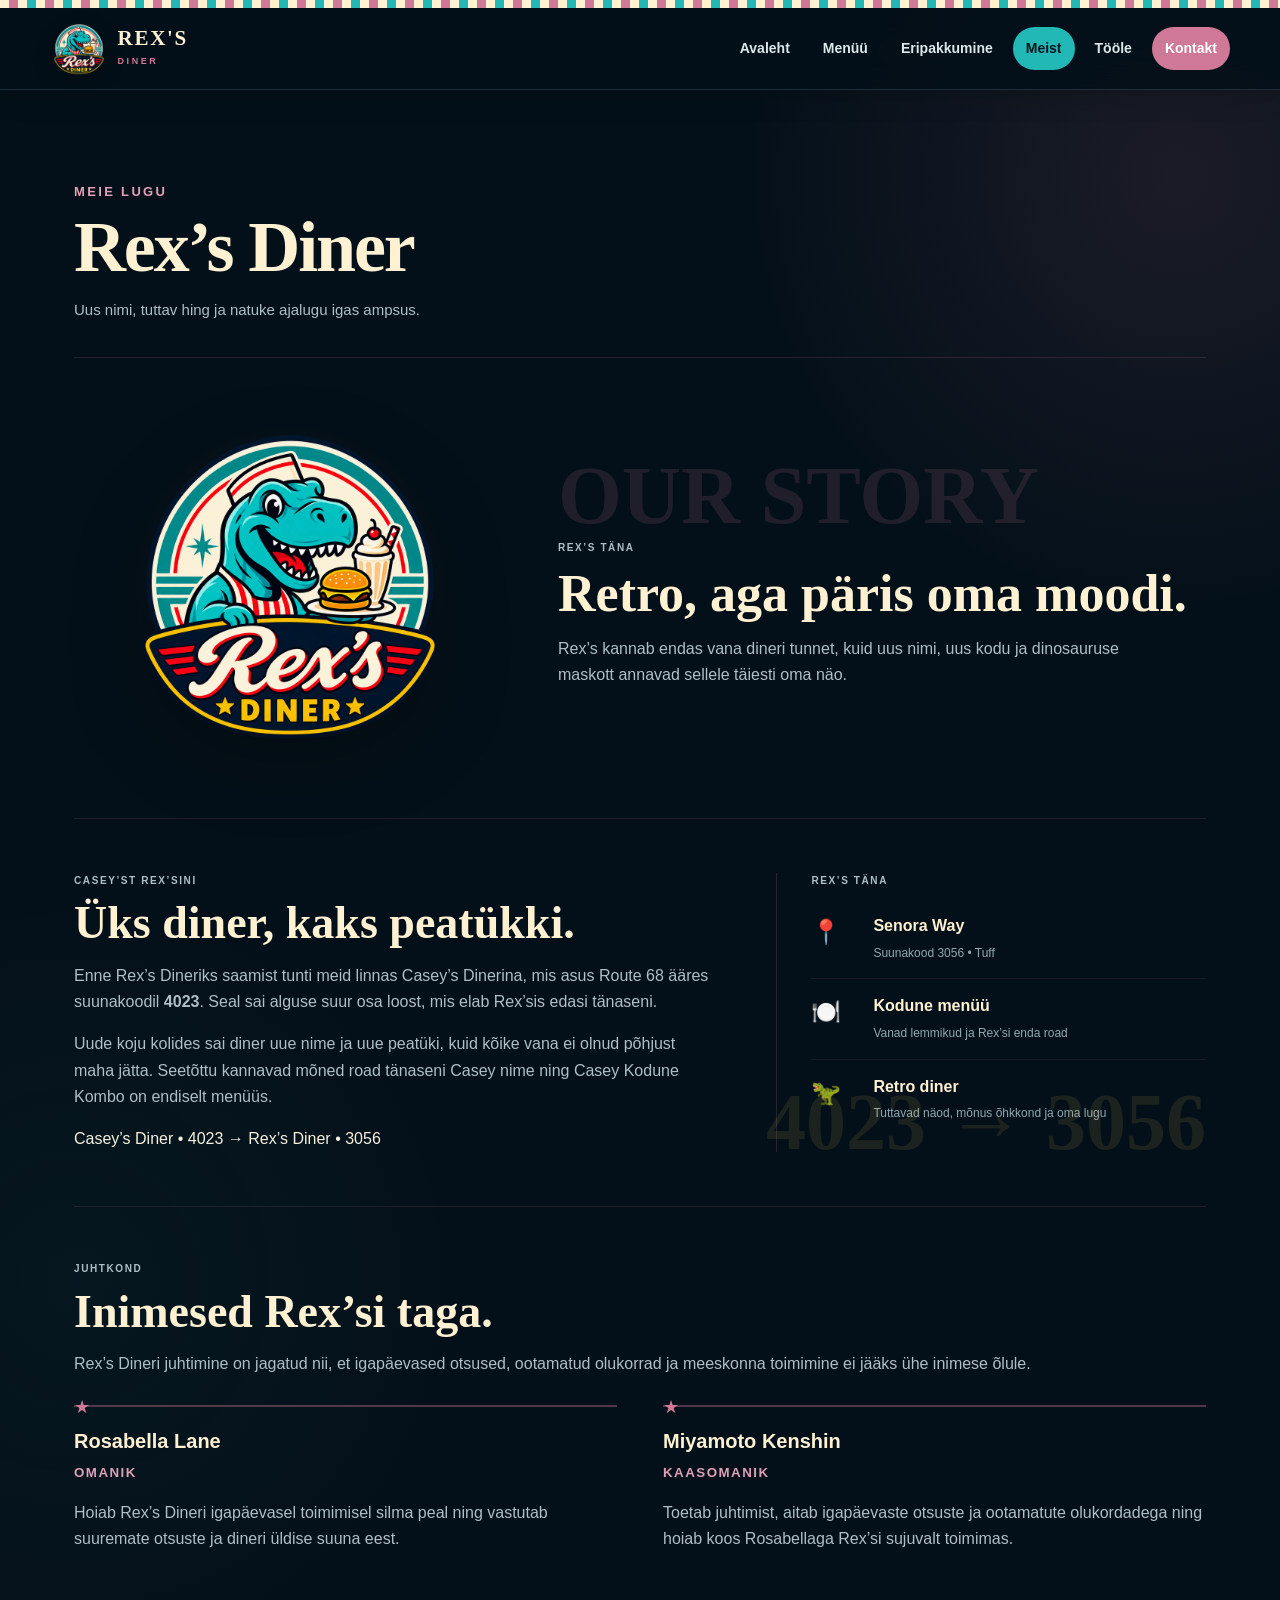
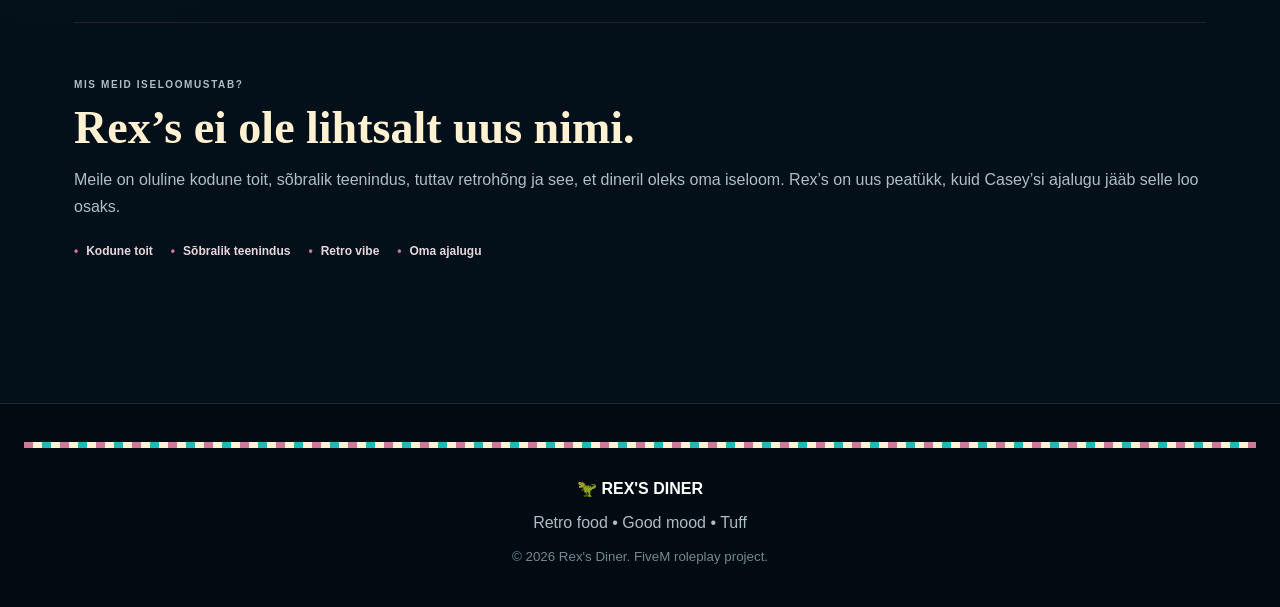
<file: meist.html>
<!doctype html>
<html lang="et">
<head>
  <meta charset="utf-8">
  <meta name="viewport" content="width=device-width, initial-scale=1">
  <meta name="theme-color" content="#06151f">
  <title>Meist | Rex's Diner</title>
  <link rel="stylesheet" href="styles.css?v=200">
  
<style>
/* =========================================================
   REX'S OPEN STYLE – VÄHEM KASTE, ROHKEM ÕHKU
   ========================================================= */

body {
  background:
    radial-gradient(circle at 92% 8%, rgba(207,120,151,.11), transparent 27rem),
    radial-gradient(circle at 6% 58%, rgba(33,184,181,.045), transparent 24rem),
    #041019;
}

.open-page {
  max-width: 1180px;
}

.open-title {
  padding: 38px 0 34px;
  border-bottom: 1px solid rgba(207,120,151,.16);
}

.open-title .eyebrow {
  margin: 0 0 10px;
  color: #e1a2b8;
}

.open-title h1 {
  margin: 0;
  color: #fff1d2;
  font-family: Georgia, "Times New Roman", serif;
  font-size: clamp(46px, 6vw, 72px);
  line-height: .96;
  letter-spacing: -.03em;
}

.open-title > p:not(.eyebrow) {
  max-width: 720px;
  margin: 16px 0 0;
  color: #aebfc6;
  font-size: 15px;
  line-height: 1.65;
}

.open-section {
  padding: 54px 0;
  border-bottom: 1px solid rgba(207,120,151,.14);
}

.open-section:last-child {
  border-bottom: 0;
}

.open-kicker {
  margin: 0 0 10px;
  color: #e1a2b8;
  font-size: 10px;
  font-weight: 900;
  letter-spacing: .16em;
  text-transform: uppercase;
}

.open-section h2 {
  margin: 0;
  color: #fff1d2;
  font-family: Georgia, "Times New Roman", serif;
  font-size: clamp(32px, 4vw, 46px);
  line-height: 1.03;
}

.open-section p {
  color: #aebfc6;
  line-height: 1.65;
}

.open-link {
  display: inline-block;
  color: #dda0b6;
  font-size: 12px;
  font-weight: 900;
  padding-bottom: 3px;
  border-bottom: 1px solid rgba(207,120,151,.48);
}

.open-link:hover {
  color: #fff1d2;
}

.open-rule {
  border: 0;
  border-top: 1px solid rgba(207,120,151,.14);
  margin: 28px 0;
}

.open-pill {
  display: inline-flex;
  align-items: center;
  padding: 7px 10px;
  border-radius: 999px;
  background: rgba(207,120,151,.09);
  color: #efdbe2;
  font-size: 11px;
  font-weight: 900;
}

@media (max-width: 760px) {
  .open-title {
    padding-top: 28px;
  }

  .open-section {
    padding: 42px 0;
  }
}
</style>

  
<style>
.about-story-open {
  display: grid;
  grid-template-columns: minmax(0, 1.2fr) minmax(280px, .8fr);
  gap: 58px;
}

.about-facts {
  padding-left: 34px;
  border-left: 1px solid rgba(207,120,151,.18);
}

.about-fact {
  display: grid;
  grid-template-columns: 48px 1fr;
  gap: 14px;
  padding: 14px 0;
}

.about-fact + .about-fact {
  border-top: 1px solid rgba(207,120,151,.10);
}

.about-fact > span:first-child {
  font-size: 24px;
}

.about-fact strong {
  display: block;
  color: #fff1d2;
}

.about-fact span:last-child {
  color: #91a8b0;
  font-size: 12px;
  line-height: 1.5;
}

.leadership-open {
  display: grid;
  grid-template-columns: repeat(2, minmax(0, 1fr));
  gap: 46px;
  margin-top: 28px;
}

.leader-open {
  padding-top: 18px;
  border-top: 2px solid rgba(207,120,151,.38);
}

.leader-open h3 {
  margin: 0;
  color: #fff1d2;
  font-size: 20px;
}

.leader-open small {
  display: block;
  margin: 5px 0 10px;
  color: #dda0b6;
  font-weight: 900;
  letter-spacing: .11em;
}

.values-open {
  display: flex;
  flex-wrap: wrap;
  gap: 10px 18px;
  margin-top: 22px;
}

.values-open span {
  color: #e7d7dd;
  font-size: 12px;
  font-weight: 900;
}

.values-open span::before {
  content: "•";
  color: #cf7897;
  margin-right: 8px;
}

@media (max-width: 820px) {
  .about-story-open,
  .leadership-open {
    grid-template-columns: 1fr;
  }

  .about-facts {
    padding-left: 0;
    border-left: 0;
  }
}
</style>


<style>
/* =========================================================
   REX'S VISUAL REFRESH
   Silver-Diner-inspired principle:
   large visuals + short copy + open sections
   ========================================================= */

.visual-frame {
  position: relative;
  overflow: hidden;
  border-radius: 26px;
  background: #0b2330;
  border: 1px solid rgba(207,120,151,.18);
}

.visual-frame img {
  display: block;
  width: 100%;
  height: 100%;
  object-fit: cover;
}

.visual-frame::after {
  content: "";
  position: absolute;
  inset: 0;
  pointer-events: none;
  box-shadow: inset 0 0 0 1px rgba(255,255,255,.025);
}

.visual-caption {
  position: absolute;
  left: 18px;
  bottom: 16px;
  z-index: 2;
  padding: 7px 10px;
  border-radius: 999px;
  background: rgba(4,16,25,.82);
  backdrop-filter: blur(8px);
  color: #fff1d2;
  font-size: 10px;
  font-weight: 900;
  letter-spacing: .09em;
  text-transform: uppercase;
}

.retro-check-line {
  height: 7px;
  margin: 0;
  border: 0;
  opacity: .7;
  background:
    linear-gradient(90deg,
      #cf7897 0 12.5%,
      #fff1d2 12.5% 25%,
      #21b8b5 25% 37.5%,
      #fff1d2 37.5% 50%,
      #cf7897 50% 62.5%,
      #fff1d2 62.5% 75%,
      #21b8b5 75% 87.5%,
      #fff1d2 87.5% 100%);
  background-size: 72px 7px;
}

.visual-mini-label {
  color: #e1a2b8;
  font-size: 10px;
  font-weight: 900;
  letter-spacing: .14em;
  text-transform: uppercase;
}

@media (max-width: 760px) {
  .visual-frame {
    border-radius: 20px;
  }
}
</style>


<style>
.about-brand-visual {
  display: grid;
  grid-template-columns: minmax(260px, .8fr) minmax(0, 1.2fr);
  gap: 52px;
  align-items: center;
  padding: 46px 0 54px;
  border-bottom: 1px solid rgba(207,120,151,.14);
}

.about-badge-wrap {
  min-height: 360px;
  display: grid;
  place-items: center;
  position: relative;
}

.about-badge-wrap::before {
  content: "";
  position: absolute;
  width: 330px;
  height: 330px;
  border-radius: 50%;
  background: radial-gradient(circle, rgba(207,120,151,.15), transparent 68%);
}

.about-badge-wrap img {
  position: relative;
  z-index: 1;
  width: min(340px, 88%);
  filter: drop-shadow(0 24px 35px rgba(0,0,0,.28));
}

.about-brand-copy h2 {
  margin: 0;
  color: #fff1d2;
  font-family: Georgia, "Times New Roman", serif;
  font-size: clamp(34px, 4.5vw, 52px);
  line-height: 1.02;
}

.about-brand-copy p {
  max-width: 620px;
  color: #aebfc6;
  line-height: 1.65;
}

@media (max-width: 800px) {
  .about-brand-visual {
    grid-template-columns: 1fr;
  }

  .about-badge-wrap {
    min-height: 280px;
  }
}
</style>


<style>
/* =========================================================
   REX'S DINER STYLE V2
   More classic diner website, still navy + dusty rose.
   ========================================================= */

body::before {
  content: "";
  display: block;
  height: 8px;
  position: fixed;
  inset: 0 0 auto 0;
  z-index: 100;
  background:
    linear-gradient(90deg,
      #fff1d2 0 12.5%, #cf7897 12.5% 25%,
      #fff1d2 25% 37.5%, #21b8b5 37.5% 50%,
      #fff1d2 50% 62.5%, #cf7897 62.5% 75%,
      #fff1d2 75% 87.5%, #21b8b5 87.5% 100%);
  background-size: 72px 8px;
}

.site-header {
  top: 8px !important;
}

.site-footer {
  position: relative;
  overflow: hidden;
}

.site-footer::before {
  content: "";
  display: block;
  height: 6px;
  margin-bottom: 28px;
  background:
    linear-gradient(90deg,
      #cf7897 0 12.5%, #fff1d2 12.5% 25%,
      #21b8b5 25% 37.5%, #fff1d2 37.5% 50%,
      #cf7897 50% 62.5%, #fff1d2 62.5% 75%,
      #21b8b5 75% 87.5%, #fff1d2 87.5% 100%);
  background-size: 72px 6px;
}

.diner-sign {
  display: inline-flex;
  align-items: center;
  gap: 8px;
  padding: 7px 12px;
  border: 1px solid rgba(207,120,151,.24);
  border-radius: 999px;
  background: rgba(207,120,151,.08);
  color: #dda0b6;
  font-size: 10px;
  font-weight: 900;
  letter-spacing: .14em;
  text-transform: uppercase;
}

.diner-star {
  color: #f2c04b;
}

.diner-divider {
  display: flex;
  align-items: center;
  gap: 13px;
  margin: 7px 0 19px;
  color: #cf7897;
}

.diner-divider::before,
.diner-divider::after {
  content: "";
  height: 1px;
  flex: 1;
  background: linear-gradient(90deg, transparent, rgba(207,120,151,.42));
}

.diner-divider::after {
  background: linear-gradient(90deg, rgba(207,120,151,.42), transparent);
}

.diner-big-word {
  margin: 0;
  color: rgba(207,120,151,.09);
  font-family: Georgia, "Times New Roman", serif;
  font-size: clamp(72px, 13vw, 180px);
  font-weight: 900;
  line-height: .72;
  letter-spacing: -.055em;
  white-space: nowrap;
  pointer-events: none;
  user-select: none;
}

.retro-quote {
  position: relative;
  max-width: 820px;
  margin: 0 auto;
  padding: 18px 42px;
  text-align: center;
  color: #fff1d2;
  font-family: Georgia, "Times New Roman", serif;
  font-size: clamp(25px, 3.6vw, 42px);
  line-height: 1.15;
}

.retro-quote::before,
.retro-quote::after {
  color: #cf7897;
  font-size: 52px;
  line-height: 1;
  position: absolute;
}

.retro-quote::before {
  content: "“";
  left: 0;
  top: 0;
}

.retro-quote::after {
  content: "”";
  right: 0;
  bottom: -10px;
}

@media (max-width: 700px) {
  .site-header {
    top: 8px !important;
  }

  .diner-big-word {
    font-size: 64px;
    white-space: normal;
  }
}
</style>


<style>
.about-brand-copy::before {
  content: "OUR STORY";
  display: block;
  margin-bottom: 12px;
  color: rgba(207,120,151,.14);
  font-family: Georgia, "Times New Roman", serif;
  font-size: clamp(48px, 7vw, 82px);
  font-weight: 900;
  line-height: .8;
}

.about-story-open {
  position: relative;
}

.about-story-open::after {
  content: "4023 → 3056";
  position: absolute;
  right: 0;
  bottom: 20px;
  color: rgba(242,192,75,.10);
  font-family: Georgia, "Times New Roman", serif;
  font-size: clamp(42px, 7vw, 80px);
  font-weight: 900;
  pointer-events: none;
}

.leader-open {
  position: relative;
}

.leader-open::before {
  content: "★";
  position: absolute;
  left: 0;
  top: -14px;
  color: #cf7897;
  font-size: 18px;
}
</style>

</head>
<body>

<header class="site-header">
  <a class="brand" href="index.html" aria-label="Rex's Diner avaleht">
    <img src="logo.png" alt="Rex's Diner logo" class="brand-logo">
    <span class="brand-text"><strong>REX'S</strong><small>DINER</small></span>
  </a>

  <button class="menu-toggle" aria-expanded="false" aria-controls="main-nav">☰</button>

  <nav id="main-nav" class="main-nav">
    <a href="index.html">Avaleht</a>
    <a href="menu.html">Menüü</a>
    <a href="eripakkumine.html">Eripakkumine</a>
    <a class="active" href="meist.html">Meist</a>
    <a href="toole.html">Tööle</a>
    <a class="nav-cta" href="kontakt.html">Kontakt</a>
  </nav>
</header>


<main class="page">
  <div class="page-wrap open-page">

    <div class="open-title">
      <p class="eyebrow">MEIE LUGU</p>
      <h1>Rex’s Diner</h1>
      <p>Uus nimi, tuttav hing ja natuke ajalugu igas ampsus.</p>
    </div>


    <section class="about-brand-visual">
      <div class="about-badge-wrap">
        <img src="rex-badge.png" alt="Rex's Dineri dinosauruse logo">
      </div>

      <div class="about-brand-copy">
        <p class="open-kicker">REX’S TÄNA</p>
        <h2>Retro, aga päris oma moodi.</h2>
        <p>
          Rex’s kannab endas vana dineri tunnet, kuid uus nimi, uus kodu
          ja dinosauruse maskott annavad sellele täiesti oma näo.
        </p>
      </div>
    </section>


    <section class="open-section about-story-open">
      <div>
        <p class="open-kicker">CASEY’ST REX’SINI</p>
        <h2>Üks diner, kaks peatükki.</h2>
        <p>
          Enne Rex’s Dineriks saamist tunti meid linnas Casey’s Dinerina,
          mis asus Route 68 ääres suunakoodil <strong>4023</strong>.
          Seal sai alguse suur osa loost, mis elab Rex’sis edasi tänaseni.
        </p>
        <p>
          Uude koju kolides sai diner uue nime ja uue peatüki, kuid kõike vana
          ei olnud põhjust maha jätta. Seetõttu kannavad mõned road tänaseni
          Casey nime ning Casey Kodune Kombo on endiselt menüüs.
        </p>

        <div class="story-route">
          <span>Casey’s Diner • 4023</span>
          <span class="route-dot">→</span>
          <span>Rex’s Diner • 3056</span>
        </div>
      </div>

      <aside class="about-facts">
        <p class="open-kicker">REX’S TÄNA</p>

        <div class="about-fact">
          <span>📍</span>
          <div><strong>Senora Way</strong><span>Suuna­kood 3056 • Tuff</span></div>
        </div>

        <div class="about-fact">
          <span>🍽️</span>
          <div><strong>Kodune menüü</strong><span>Vanad lemmikud ja Rex’si enda road</span></div>
        </div>

        <div class="about-fact">
          <span>🦖</span>
          <div><strong>Retro diner</strong><span>Tuttavad näod, mõnus õhkkond ja oma lugu</span></div>
        </div>
      </aside>
    </section>

    <section class="open-section">
      <p class="open-kicker">JUHTKOND</p>
      <h2>Inimesed Rex’si taga.</h2>
      <p>
        Rex’s Dineri juhtimine on jagatud nii, et igapäevased otsused,
        ootamatud olukorrad ja meeskonna toimimine ei jääks ühe inimese õlule.
      </p>

      <div class="leadership-open">
        <article class="leader-open">
          <h3>Rosabella Lane</h3>
          <small>OMANIK</small>
          <p>
            Hoiab Rex’s Dineri igapäevasel toimimisel silma peal ning vastutab
            suuremate otsuste ja dineri üldise suuna eest.
          </p>
        </article>

        <article class="leader-open">
          <h3>Miyamoto Kenshin</h3>
          <small>KAASOMANIK</small>
          <p>
            Toetab juhtimist, aitab igapäevaste otsuste ja ootamatute olukordadega
            ning hoiab koos Rosabellaga Rex’si sujuvalt toimimas.
          </p>
        </article>
      </div>
    </section>

    <section class="open-section">
      <p class="open-kicker">MIS MEID ISELOOMUSTAB?</p>
      <h2>Rex’s ei ole lihtsalt uus nimi.</h2>
      <p>
        Meile on oluline kodune toit, sõbralik teenindus, tuttav retrohõng
        ja see, et dineril oleks oma iseloom. Rex’s on uus peatükk,
        kuid Casey’si ajalugu jääb selle loo osaks.
      </p>

      <div class="values-open">
        <span>Kodune toit</span>
        <span>Sõbralik teenindus</span>
        <span>Retro vibe</span>
        <span>Oma ajalugu</span>
      </div>
    </section>

  </div>
</main>


<footer class="site-footer">
  <strong>🦖 REX'S DINER</strong>
  <p>Retro food • Good mood • Tuff</p>
  <small>© <span id="year"></span> Rex's Diner. FiveM roleplay project.</small>
</footer>

<script src="script.js"></script>

</body>
</html>
</file>
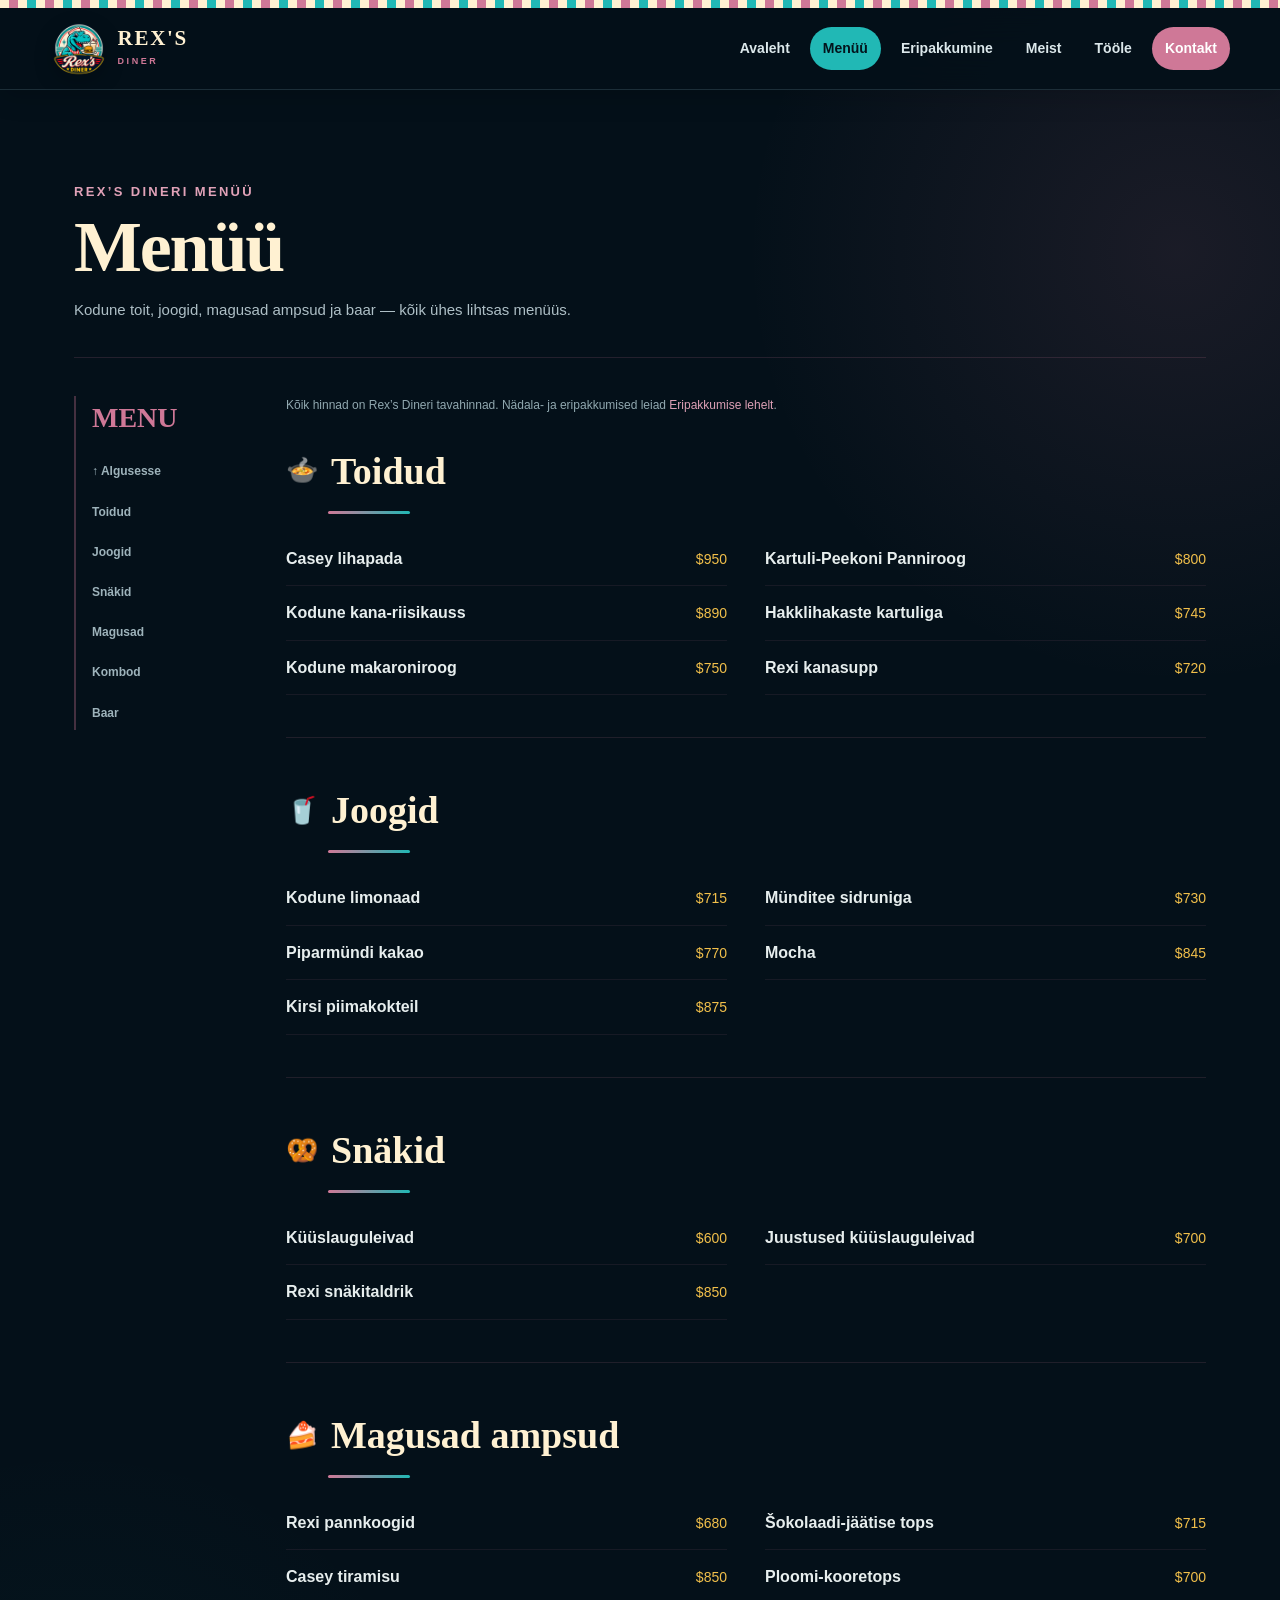
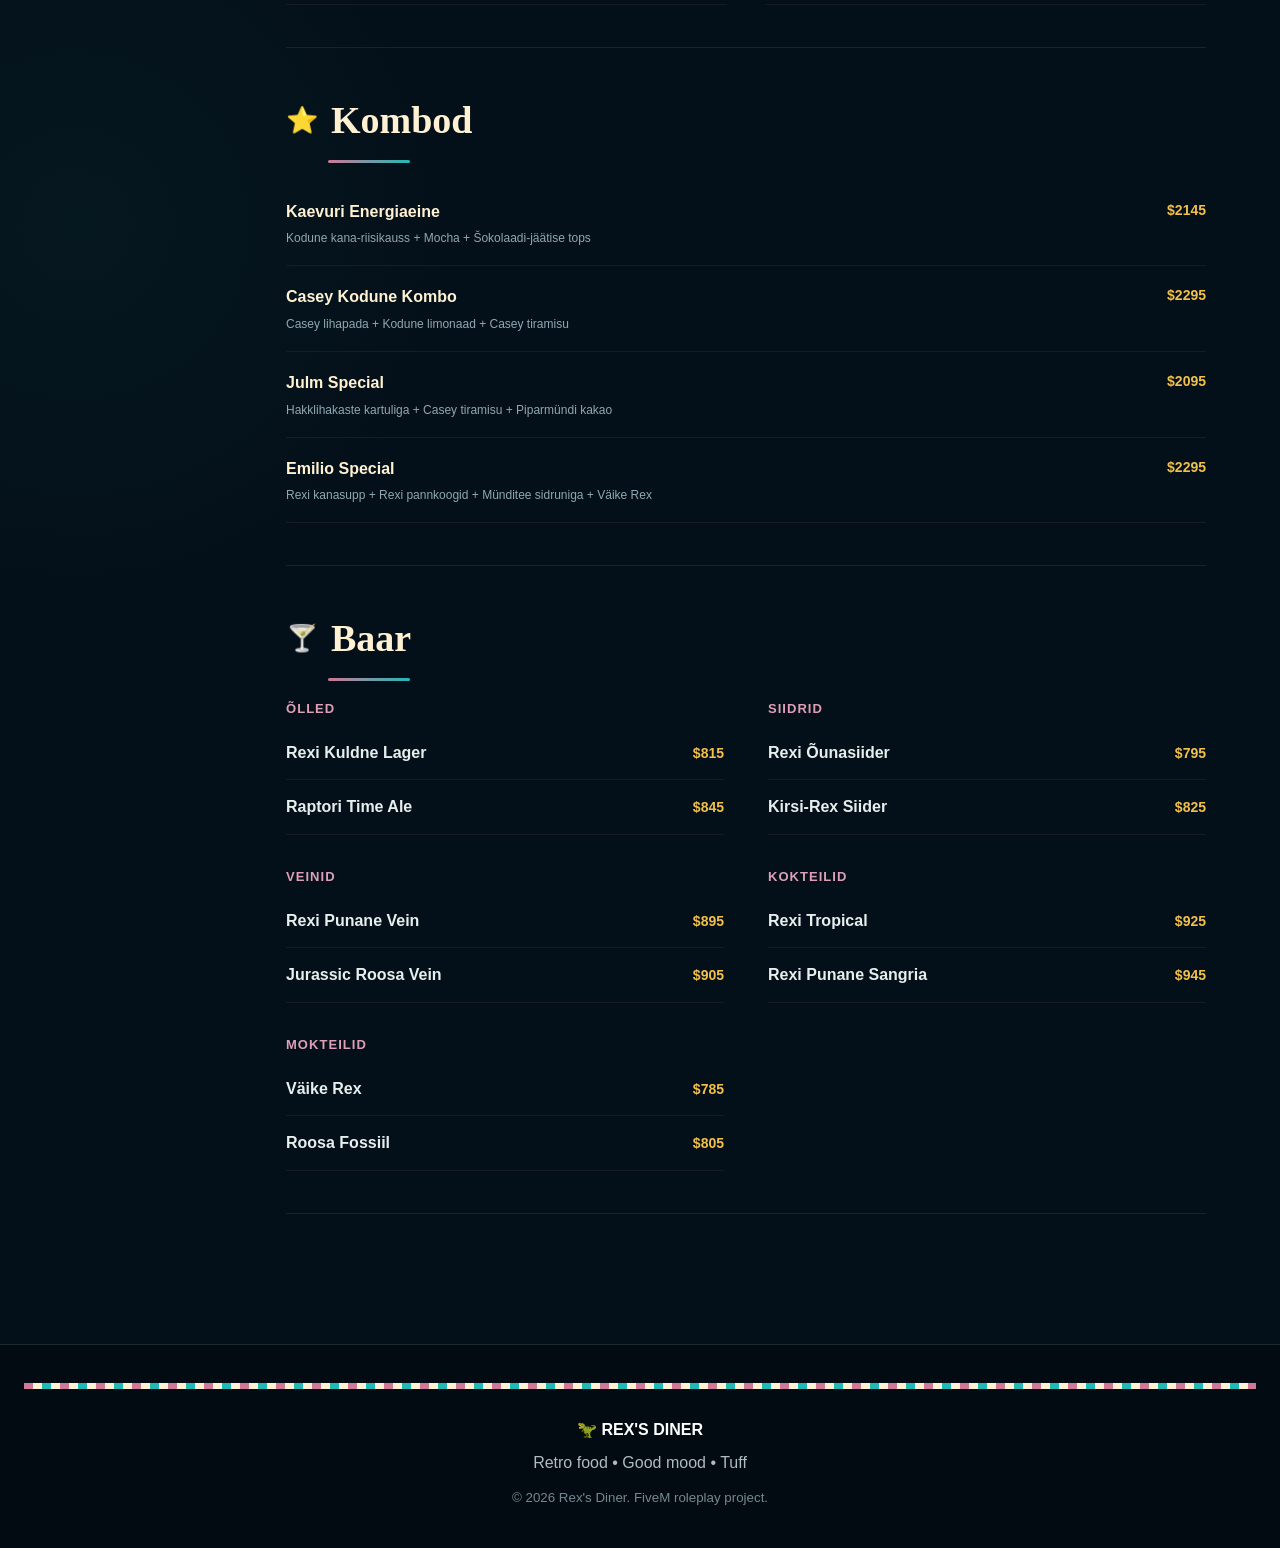
<file: menu.html>
<!doctype html>
<html lang="et">
<head>
  <meta charset="utf-8">
  <meta name="viewport" content="width=device-width, initial-scale=1">
  <meta name="theme-color" content="#06151f">
  <title>Menüü | Rex's Diner</title>
  <link rel="stylesheet" href="styles.css?v=210">
  
<style>
/* =========================================================
   REX'S OPEN STYLE – VÄHEM KASTE, ROHKEM ÕHKU
   ========================================================= */

body {
  background:
    radial-gradient(circle at 92% 8%, rgba(207,120,151,.11), transparent 27rem),
    radial-gradient(circle at 6% 58%, rgba(33,184,181,.045), transparent 24rem),
    #041019;
}

.open-page {
  max-width: 1180px;
}

.open-title {
  padding: 38px 0 34px;
  border-bottom: 1px solid rgba(207,120,151,.16);
}

.open-title .eyebrow {
  margin: 0 0 10px;
  color: #e1a2b8;
}

.open-title h1 {
  margin: 0;
  color: #fff1d2;
  font-family: Georgia, "Times New Roman", serif;
  font-size: clamp(46px, 6vw, 72px);
  line-height: .96;
  letter-spacing: -.03em;
}

.open-title > p:not(.eyebrow) {
  max-width: 720px;
  margin: 16px 0 0;
  color: #aebfc6;
  font-size: 15px;
  line-height: 1.65;
}

.open-section {
  padding: 54px 0;
  border-bottom: 1px solid rgba(207,120,151,.14);
}

.open-section:last-child {
  border-bottom: 0;
}

.open-kicker {
  margin: 0 0 10px;
  color: #e1a2b8;
  font-size: 10px;
  font-weight: 900;
  letter-spacing: .16em;
  text-transform: uppercase;
}

.open-section h2 {
  margin: 0;
  color: #fff1d2;
  font-family: Georgia, "Times New Roman", serif;
  font-size: clamp(32px, 4vw, 46px);
  line-height: 1.03;
}

.open-section p {
  color: #aebfc6;
  line-height: 1.65;
}

.open-link {
  display: inline-block;
  color: #dda0b6;
  font-size: 12px;
  font-weight: 900;
  padding-bottom: 3px;
  border-bottom: 1px solid rgba(207,120,151,.48);
}

.open-link:hover {
  color: #fff1d2;
}

.open-rule {
  border: 0;
  border-top: 1px solid rgba(207,120,151,.14);
  margin: 28px 0;
}

.open-pill {
  display: inline-flex;
  align-items: center;
  padding: 7px 10px;
  border-radius: 999px;
  background: rgba(207,120,151,.09);
  color: #efdbe2;
  font-size: 11px;
  font-weight: 900;
}

@media (max-width: 760px) {
  .open-title {
    padding-top: 28px;
  }

  .open-section {
    padding: 42px 0;
  }
}
</style>

  
<style>
.menu-open-layout {
  position: relative;
  display: grid;
  grid-template-columns: 170px minmax(0, 1fr);
  gap: 42px;
  align-items: start;
  padding-top: 38px;
}

.menu-open-nav {
  position: sticky;
  top: 104px;
  display: flex;
  flex-direction: column;
  gap: 7px;
  padding-left: 16px;
  border-left: 2px solid rgba(207,120,151,.32);
}

.menu-open-nav a {
  color: #9eb3bb;
  font-size: 12px;
  font-weight: 900;
  padding: 7px 0;
}

.menu-open-nav a:hover {
  color: #dda0b6;
}

.menu-open-content {
  min-width: 0;
}

.menu-note {
  margin: 0 0 26px;
  color: #91a8b0;
  font-size: 12px;
}

.menu-note a {
  color: #dda0b6;
}

.menu-open-section {
  padding: 0 0 42px;
  margin-bottom: 42px;
  border-bottom: 1px solid rgba(207,120,151,.14);
  scroll-margin-top: 110px;
}

.menu-open-heading {
  display: flex;
  align-items: center;
  gap: 13px;
  margin-bottom: 18px;
}

.menu-open-heading > span {
  font-size: 26px;
}

.menu-open-heading h2 {
  margin: 0;
  color: #fff1d2;
  font-family: Georgia, "Times New Roman", serif;
  font-size: 34px;
}

.menu-open-list {
  display: grid;
  grid-template-columns: repeat(2, minmax(0, 1fr));
  column-gap: 38px;
}

.menu-open-row,
.bar-open-row {
  display: flex;
  align-items: baseline;
  justify-content: space-between;
  gap: 18px;
  padding: 14px 0;
  border-bottom: 1px solid rgba(207,120,151,.09);
}

.menu-open-name,
.bar-open-row span {
  color: #e7eeee;
  font-weight: 800;
}

.menu-open-price,
.bar-open-row b {
  color: #f2c04b;
  font-size: 13px;
  white-space: nowrap;
}

.combo-open-row {
  display: grid;
  grid-template-columns: minmax(0, 1fr) auto;
  gap: 24px;
  padding: 18px 0;
  border-bottom: 1px solid rgba(207,120,151,.10);
}

.combo-open-row strong {
  display: block;
  color: #fff1d2;
  font-size: 16px;
}

.combo-open-row span {
  display: block;
  margin-top: 5px;
  color: #90a8b0;
  font-size: 12px;
  line-height: 1.5;
}

.combo-open-row b {
  color: #f2c04b;
  align-self: start;
}

.bar-open-grid {
  display: grid;
  grid-template-columns: repeat(2, minmax(0, 1fr));
  gap: 32px 44px;
}

.bar-open-group h3 {
  margin: 0 0 6px;
  color: #dda0b6;
  font-size: 13px;
  letter-spacing: .08em;
  text-transform: uppercase;
}

@media (max-width: 900px) {
  .menu-open-layout {
    grid-template-columns: 1fr;
    gap: 20px;
  }

  .menu-open-nav {
    position: sticky;
    top: 72px;
    z-index: 20;
    flex-direction: row;
    overflow-x: auto;
    padding: 10px 0;
    border-left: 0;
    border-bottom: 1px solid rgba(207,120,151,.18);
    background: rgba(4,16,25,.94);
    backdrop-filter: blur(12px);
  }

  .menu-open-nav a {
    flex: 0 0 auto;
    padding: 7px 10px;
    white-space: nowrap;
  }

  .menu-open-list,
  .bar-open-grid {
    grid-template-columns: 1fr;
  }
}
</style>


<style>
/* =========================================================
   REX'S VISUAL REFRESH
   Silver-Diner-inspired principle:
   large visuals + short copy + open sections
   ========================================================= */

.visual-frame {
  position: relative;
  overflow: hidden;
  border-radius: 26px;
  background: #0b2330;
  border: 1px solid rgba(207,120,151,.18);
}

.visual-frame img {
  display: block;
  width: 100%;
  height: 100%;
  object-fit: cover;
}

.visual-frame::after {
  content: "";
  position: absolute;
  inset: 0;
  pointer-events: none;
  box-shadow: inset 0 0 0 1px rgba(255,255,255,.025);
}

.visual-caption {
  position: absolute;
  left: 18px;
  bottom: 16px;
  z-index: 2;
  padding: 7px 10px;
  border-radius: 999px;
  background: rgba(4,16,25,.82);
  backdrop-filter: blur(8px);
  color: #fff1d2;
  font-size: 10px;
  font-weight: 900;
  letter-spacing: .09em;
  text-transform: uppercase;
}

.retro-check-line {
  height: 7px;
  margin: 0;
  border: 0;
  opacity: .7;
  background:
    linear-gradient(90deg,
      #cf7897 0 12.5%,
      #fff1d2 12.5% 25%,
      #21b8b5 25% 37.5%,
      #fff1d2 37.5% 50%,
      #cf7897 50% 62.5%,
      #fff1d2 62.5% 75%,
      #21b8b5 75% 87.5%,
      #fff1d2 87.5% 100%);
  background-size: 72px 7px;
}

.visual-mini-label {
  color: #e1a2b8;
  font-size: 10px;
  font-weight: 900;
  letter-spacing: .14em;
  text-transform: uppercase;
}

@media (max-width: 760px) {
  .visual-frame {
    border-radius: 20px;
  }
}
</style>





<style>
/* =========================================================
   REX'S DINER STYLE V2
   More classic diner website, still navy + dusty rose.
   ========================================================= */

body::before {
  content: "";
  display: block;
  height: 8px;
  position: fixed;
  inset: 0 0 auto 0;
  z-index: 100;
  background:
    linear-gradient(90deg,
      #fff1d2 0 12.5%, #cf7897 12.5% 25%,
      #fff1d2 25% 37.5%, #21b8b5 37.5% 50%,
      #fff1d2 50% 62.5%, #cf7897 62.5% 75%,
      #fff1d2 75% 87.5%, #21b8b5 87.5% 100%);
  background-size: 72px 8px;
}

.site-header {
  top: 8px !important;
}

.site-footer {
  position: relative;
  overflow: hidden;
}

.site-footer::before {
  content: "";
  display: block;
  height: 6px;
  margin-bottom: 28px;
  background:
    linear-gradient(90deg,
      #cf7897 0 12.5%, #fff1d2 12.5% 25%,
      #21b8b5 25% 37.5%, #fff1d2 37.5% 50%,
      #cf7897 50% 62.5%, #fff1d2 62.5% 75%,
      #21b8b5 75% 87.5%, #fff1d2 87.5% 100%);
  background-size: 72px 6px;
}

.diner-sign {
  display: inline-flex;
  align-items: center;
  gap: 8px;
  padding: 7px 12px;
  border: 1px solid rgba(207,120,151,.24);
  border-radius: 999px;
  background: rgba(207,120,151,.08);
  color: #dda0b6;
  font-size: 10px;
  font-weight: 900;
  letter-spacing: .14em;
  text-transform: uppercase;
}

.diner-star {
  color: #f2c04b;
}

.diner-divider {
  display: flex;
  align-items: center;
  gap: 13px;
  margin: 7px 0 19px;
  color: #cf7897;
}

.diner-divider::before,
.diner-divider::after {
  content: "";
  height: 1px;
  flex: 1;
  background: linear-gradient(90deg, transparent, rgba(207,120,151,.42));
}

.diner-divider::after {
  background: linear-gradient(90deg, rgba(207,120,151,.42), transparent);
}

.diner-big-word {
  margin: 0;
  color: rgba(207,120,151,.09);
  font-family: Georgia, "Times New Roman", serif;
  font-size: clamp(72px, 13vw, 180px);
  font-weight: 900;
  line-height: .72;
  letter-spacing: -.055em;
  white-space: nowrap;
  pointer-events: none;
  user-select: none;
}

.retro-quote {
  position: relative;
  max-width: 820px;
  margin: 0 auto;
  padding: 18px 42px;
  text-align: center;
  color: #fff1d2;
  font-family: Georgia, "Times New Roman", serif;
  font-size: clamp(25px, 3.6vw, 42px);
  line-height: 1.15;
}

.retro-quote::before,
.retro-quote::after {
  color: #cf7897;
  font-size: 52px;
  line-height: 1;
  position: absolute;
}

.retro-quote::before {
  content: "“";
  left: 0;
  top: 0;
}

.retro-quote::after {
  content: "”";
  right: 0;
  bottom: -10px;
}

@media (max-width: 700px) {
  .site-header {
    top: 8px !important;
  }

  .diner-big-word {
    font-size: 64px;
    white-space: normal;
  }
}
</style>


<style>
.menu-open-heading {
  position: relative;
  padding-bottom: 12px;
}

.menu-open-heading::after {
  content: "";
  position: absolute;
  left: 42px;
  bottom: 0;
  width: 82px;
  height: 3px;
  border-radius: 999px;
  background: linear-gradient(90deg, #cf7897, #21b8b5);
}

.menu-open-heading h2 {
  font-size: 38px !important;
}

.menu-open-row:hover,
.combo-open-row:hover,
.bar-open-row:hover {
  background: linear-gradient(90deg, rgba(207,120,151,.045), transparent);
}

.menu-open-row,
.combo-open-row,
.bar-open-row {
  transition: background .16s ease, padding .16s ease;
}

.menu-open-row:hover,
.bar-open-row:hover {
  padding-left: 8px;
  padding-right: 8px;
}

.menu-open-price,
.combo-open-row b,
.bar-open-row b {
  font-size: 14px !important;
}

.menu-open-nav::before {
  content: "MENU";
  display: block;
  margin-bottom: 8px;
  color: #cf7897;
  font-family: Georgia, "Times New Roman", serif;
  font-size: 28px;
  font-weight: 900;
}
</style>


<style>
/* Menüü intro ilma suure pildita */
.menu-retro-intro {
  display: flex;
  align-items: center;
  justify-content: space-between;
  gap: 24px;
  padding: 28px 0 34px;
  border-bottom: 1px solid rgba(207,120,151,.14);
}

.menu-retro-intro strong {
  color: #fff1d2;
  font-family: Georgia, "Times New Roman", serif;
  font-size: clamp(24px, 3vw, 34px);
  line-height: 1.1;
}

.menu-retro-intro span {
  color: #dda0b6;
  font-size: 10px;
  font-weight: 900;
  letter-spacing: .16em;
  text-transform: uppercase;
  white-space: nowrap;
}

.menu-retro-intro::after {
  content: "★";
  color: #f2c04b;
  font-size: 20px;
}

@media (max-width: 700px) {
  .menu-retro-intro {
    align-items: flex-start;
    flex-direction: column;
    gap: 8px;
  }

  .menu-retro-intro::after {
    display: none;
  }
}
</style>

</head>
<body>

<header class="site-header">
  <a class="brand" href="index.html" aria-label="Rex's Diner avaleht">
    <img src="logo.png" alt="Rex's Diner logo" class="brand-logo">
    <span class="brand-text"><strong>REX'S</strong><small>DINER</small></span>
  </a>

  <button class="menu-toggle" aria-expanded="false" aria-controls="main-nav">☰</button>

  <nav id="main-nav" class="main-nav">
    <a href="index.html">Avaleht</a>
    <a class="active" href="menu.html">Menüü</a>
    <a href="eripakkumine.html">Eripakkumine</a>
    <a href="meist.html">Meist</a>
    <a href="toole.html">Tööle</a>
    <a class="nav-cta" href="kontakt.html">Kontakt</a>
  </nav>
</header>


<main class="page">
  <div class="page-wrap open-page" id="menu-top">

    <div class="open-title">
      <p class="eyebrow">REX’S DINERI MENÜÜ</p>
      <h1>Menüü</h1>
      <p>Kodune toit, joogid, magusad ampsud ja baar — kõik ühes lihtsas menüüs.</p>
    </div>
<div class="menu-open-layout">
      <aside class="menu-open-nav">
        <a href="#menu-top">↑ Algusesse</a>
        <a href="#toidud">Toidud</a>
        <a href="#joogid">Joogid</a>
        <a href="#snakid">Snäkid</a>
        <a href="#magusad">Magusad</a>
        <a href="#kombod">Kombod</a>
        <a href="#baar">Baar</a>
      </aside>

      <div class="menu-open-content">
        <p class="menu-note">
          Kõik hinnad on Rex’s Dineri tavahinnad. Nädala- ja eripakkumised leiad
          <a href="eripakkumine.html">Eripakkumise lehelt</a>.
        </p>

        
      <section class="menu-open-section" id="toidud">
        <div class="menu-open-heading">
          <span>🍲</span>
          <h2>Toidud</h2>
        </div>
        <div class="menu-open-list"><div class="menu-open-row">
          <span class="menu-open-name">Casey lihapada</span>
          <span class="menu-open-price">$950</span>
        </div>
<div class="menu-open-row">
          <span class="menu-open-name">Kartuli-Peekoni Panniroog</span>
          <span class="menu-open-price">$800</span>
        </div>
<div class="menu-open-row">
          <span class="menu-open-name">Kodune kana-riisikauss</span>
          <span class="menu-open-price">$890</span>
        </div>
<div class="menu-open-row">
          <span class="menu-open-name">Hakklihakaste kartuliga</span>
          <span class="menu-open-price">$745</span>
        </div>
<div class="menu-open-row">
          <span class="menu-open-name">Kodune makaroniroog</span>
          <span class="menu-open-price">$750</span>
        </div>
<div class="menu-open-row">
          <span class="menu-open-name">Rexi kanasupp</span>
          <span class="menu-open-price">$720</span>
        </div></div>
      </section>
    
      <section class="menu-open-section" id="joogid">
        <div class="menu-open-heading">
          <span>🥤</span>
          <h2>Joogid</h2>
        </div>
        <div class="menu-open-list"><div class="menu-open-row">
          <span class="menu-open-name">Kodune limonaad</span>
          <span class="menu-open-price">$715</span>
        </div>
<div class="menu-open-row">
          <span class="menu-open-name">Münditee sidruniga</span>
          <span class="menu-open-price">$730</span>
        </div>
<div class="menu-open-row">
          <span class="menu-open-name">Piparmündi kakao</span>
          <span class="menu-open-price">$770</span>
        </div>
<div class="menu-open-row">
          <span class="menu-open-name">Mocha</span>
          <span class="menu-open-price">$845</span>
        </div>
<div class="menu-open-row">
          <span class="menu-open-name">Kirsi piimakokteil</span>
          <span class="menu-open-price">$875</span>
        </div></div>
      </section>
    
      <section class="menu-open-section" id="snakid">
        <div class="menu-open-heading">
          <span>🥨</span>
          <h2>Snäkid</h2>
        </div>
        <div class="menu-open-list"><div class="menu-open-row">
          <span class="menu-open-name">Küüslauguleivad</span>
          <span class="menu-open-price">$600</span>
        </div>
<div class="menu-open-row">
          <span class="menu-open-name">Juustused küüslauguleivad</span>
          <span class="menu-open-price">$700</span>
        </div>
<div class="menu-open-row">
          <span class="menu-open-name">Rexi snäkitaldrik</span>
          <span class="menu-open-price">$850</span>
        </div></div>
      </section>
    
      <section class="menu-open-section" id="magusad">
        <div class="menu-open-heading">
          <span>🍰</span>
          <h2>Magusad ampsud</h2>
        </div>
        <div class="menu-open-list"><div class="menu-open-row">
          <span class="menu-open-name">Rexi pannkoogid</span>
          <span class="menu-open-price">$680</span>
        </div>
<div class="menu-open-row">
          <span class="menu-open-name">Šokolaadi-jäätise tops</span>
          <span class="menu-open-price">$715</span>
        </div>
<div class="menu-open-row">
          <span class="menu-open-name">Casey tiramisu</span>
          <span class="menu-open-price">$850</span>
        </div>
<div class="menu-open-row">
          <span class="menu-open-name">Ploomi-kooretops</span>
          <span class="menu-open-price">$700</span>
        </div></div>
      </section>
    

        <section class="menu-open-section" id="kombod">
          <div class="menu-open-heading">
            <span>⭐</span>
            <h2>Kombod</h2>
          </div>
          <div><div class="combo-open-row">
      <div>
        <strong>Kaevuri Energiaeine</strong>
        <span>Kodune kana-riisikauss + Mocha + Šokolaadi-jäätise tops</span>
      </div>
      <b>$2145</b>
    </div>
<div class="combo-open-row">
      <div>
        <strong>Casey Kodune Kombo</strong>
        <span>Casey lihapada + Kodune limonaad + Casey tiramisu</span>
      </div>
      <b>$2295</b>
    </div>
<div class="combo-open-row">
      <div>
        <strong>Julm Special</strong>
        <span>Hakklihakaste kartuliga + Casey tiramisu + Piparmündi kakao</span>
      </div>
      <b>$2095</b>
    </div>
<div class="combo-open-row">
      <div>
        <strong>Emilio Special</strong>
        <span>Rexi kanasupp + Rexi pannkoogid + Münditee sidruniga + Väike Rex</span>
      </div>
      <b>$2295</b>
    </div></div>
        </section>

        <section class="menu-open-section" id="baar">
          <div class="menu-open-heading">
            <span>🍸</span>
            <h2>Baar</h2>
          </div>
          <div class="bar-open-grid">
            
      <div class="bar-open-group">
        <h3>Õlled</h3>
        <div class="bar-open-row"><span>Rexi Kuldne Lager</span><b>$815</b></div>
<div class="bar-open-row"><span>Raptori Time Ale</span><b>$845</b></div>
      </div>
    
      <div class="bar-open-group">
        <h3>Siidrid</h3>
        <div class="bar-open-row"><span>Rexi Õunasiider</span><b>$795</b></div>
<div class="bar-open-row"><span>Kirsi-Rex Siider</span><b>$825</b></div>
      </div>
    
      <div class="bar-open-group">
        <h3>Veinid</h3>
        <div class="bar-open-row"><span>Rexi Punane Vein</span><b>$895</b></div>
<div class="bar-open-row"><span>Jurassic Roosa Vein</span><b>$905</b></div>
      </div>
    
      <div class="bar-open-group">
        <h3>Kokteilid</h3>
        <div class="bar-open-row"><span>Rexi Tropical</span><b>$925</b></div>
<div class="bar-open-row"><span>Rexi Punane Sangria</span><b>$945</b></div>
      </div>
    
      <div class="bar-open-group">
        <h3>Mokteilid</h3>
        <div class="bar-open-row"><span>Väike Rex</span><b>$785</b></div>
<div class="bar-open-row"><span>Roosa Fossiil</span><b>$805</b></div>
      </div>
    
          </div>
        </section>
      </div>
    </div>

  </div>
</main>


<footer class="site-footer">
  <strong>🦖 REX'S DINER</strong>
  <p>Retro food • Good mood • Tuff</p>
  <small>© <span id="year"></span> Rex's Diner. FiveM roleplay project.</small>
</footer>

<script src="script.js"></script>

</body>
</html>
</file>
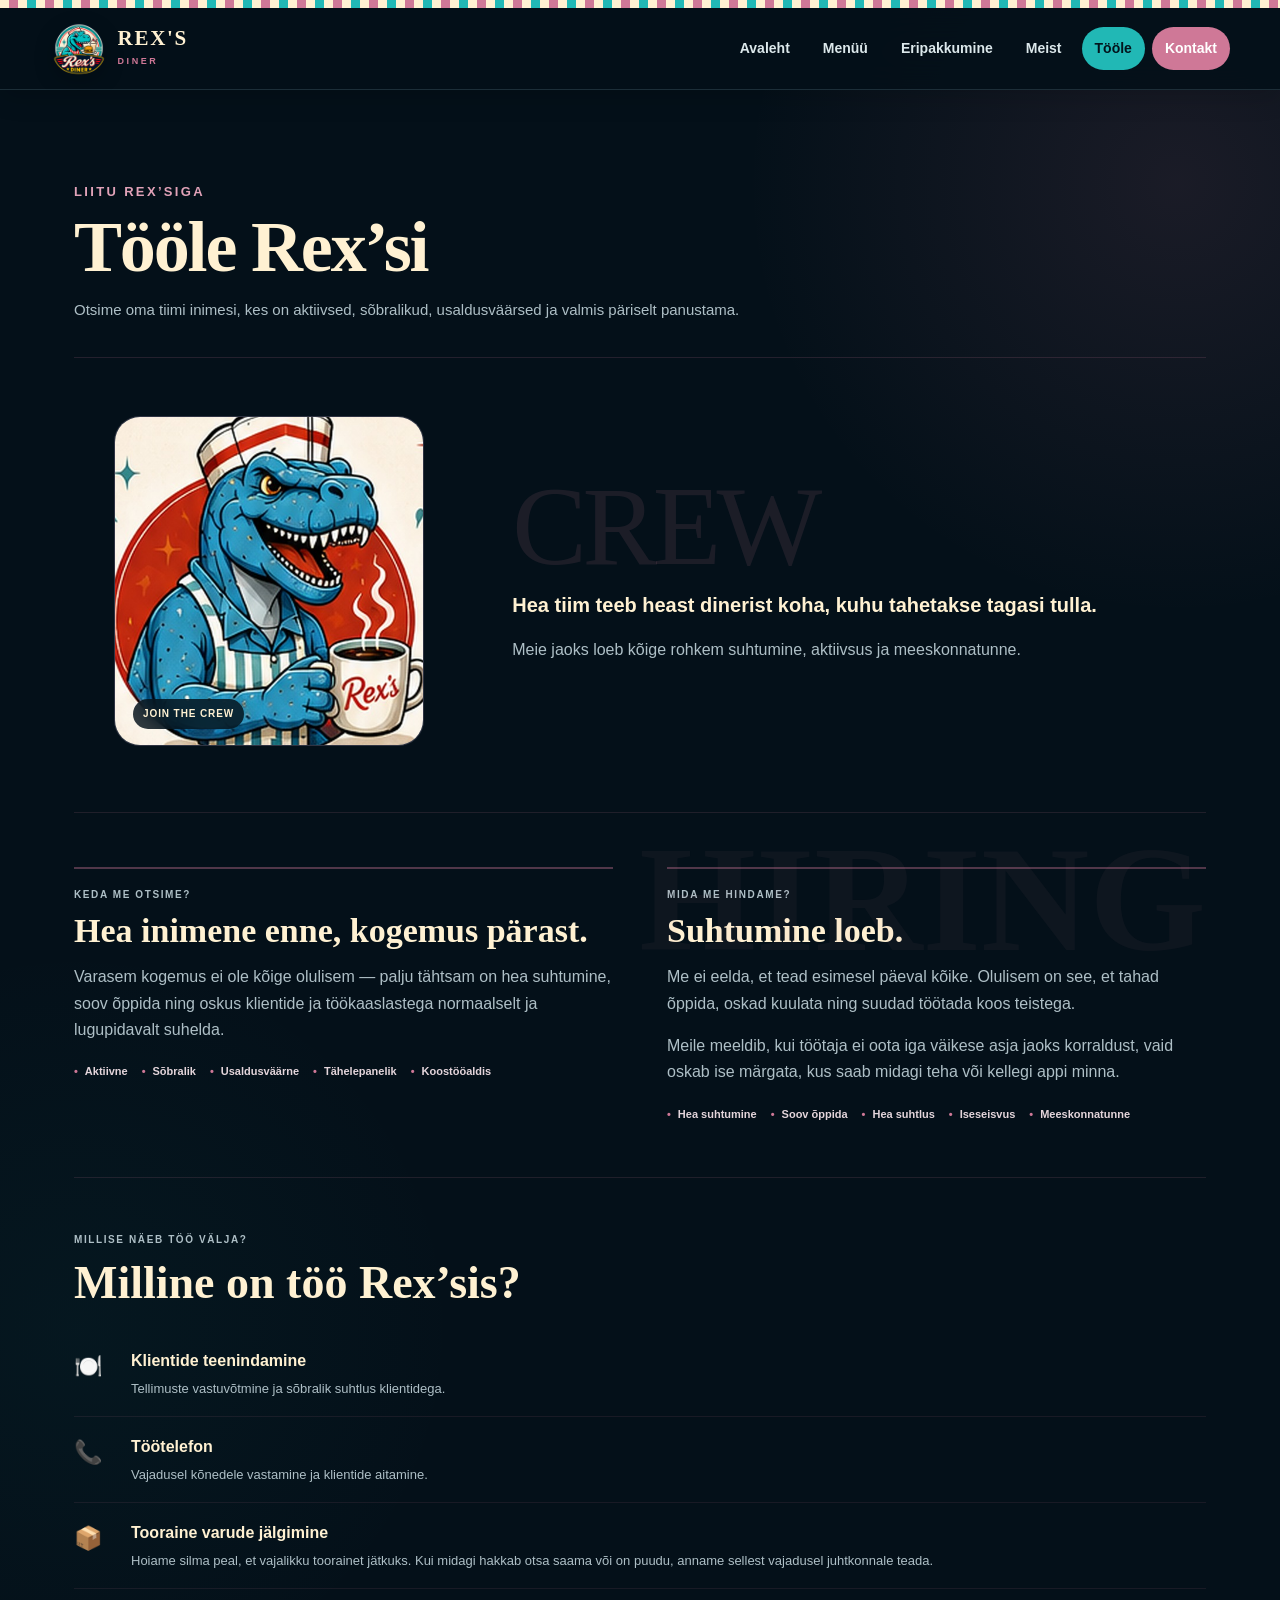
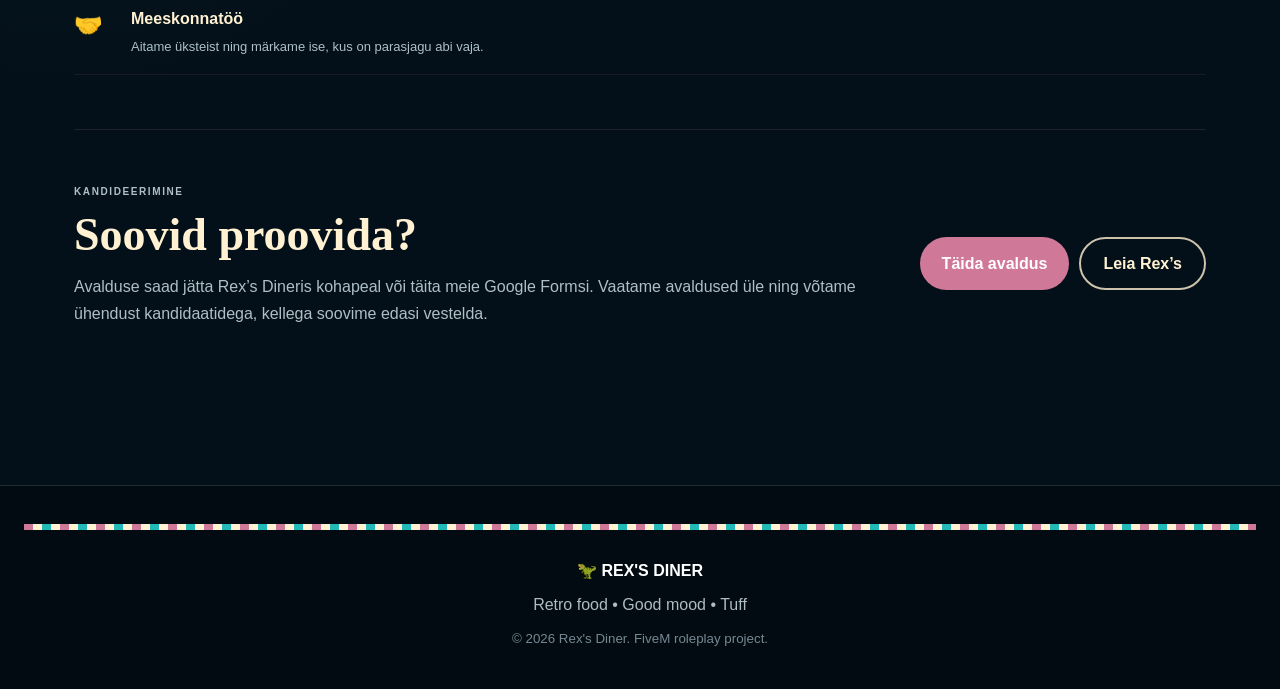
<file: toole.html>
<!doctype html>
<html lang="et">
<head>
  <meta charset="utf-8">
  <meta name="viewport" content="width=device-width, initial-scale=1">
  <meta name="theme-color" content="#06151f">
  <title>Tööle | Rex's Diner</title>
  <link rel="stylesheet" href="styles.css?v=200">
  
<style>
/* =========================================================
   REX'S OPEN STYLE – VÄHEM KASTE, ROHKEM ÕHKU
   ========================================================= */

body {
  background:
    radial-gradient(circle at 92% 8%, rgba(207,120,151,.11), transparent 27rem),
    radial-gradient(circle at 6% 58%, rgba(33,184,181,.045), transparent 24rem),
    #041019;
}

.open-page {
  max-width: 1180px;
}

.open-title {
  padding: 38px 0 34px;
  border-bottom: 1px solid rgba(207,120,151,.16);
}

.open-title .eyebrow {
  margin: 0 0 10px;
  color: #e1a2b8;
}

.open-title h1 {
  margin: 0;
  color: #fff1d2;
  font-family: Georgia, "Times New Roman", serif;
  font-size: clamp(46px, 6vw, 72px);
  line-height: .96;
  letter-spacing: -.03em;
}

.open-title > p:not(.eyebrow) {
  max-width: 720px;
  margin: 16px 0 0;
  color: #aebfc6;
  font-size: 15px;
  line-height: 1.65;
}

.open-section {
  padding: 54px 0;
  border-bottom: 1px solid rgba(207,120,151,.14);
}

.open-section:last-child {
  border-bottom: 0;
}

.open-kicker {
  margin: 0 0 10px;
  color: #e1a2b8;
  font-size: 10px;
  font-weight: 900;
  letter-spacing: .16em;
  text-transform: uppercase;
}

.open-section h2 {
  margin: 0;
  color: #fff1d2;
  font-family: Georgia, "Times New Roman", serif;
  font-size: clamp(32px, 4vw, 46px);
  line-height: 1.03;
}

.open-section p {
  color: #aebfc6;
  line-height: 1.65;
}

.open-link {
  display: inline-block;
  color: #dda0b6;
  font-size: 12px;
  font-weight: 900;
  padding-bottom: 3px;
  border-bottom: 1px solid rgba(207,120,151,.48);
}

.open-link:hover {
  color: #fff1d2;
}

.open-rule {
  border: 0;
  border-top: 1px solid rgba(207,120,151,.14);
  margin: 28px 0;
}

.open-pill {
  display: inline-flex;
  align-items: center;
  padding: 7px 10px;
  border-radius: 999px;
  background: rgba(207,120,151,.09);
  color: #efdbe2;
  font-size: 11px;
  font-weight: 900;
}

@media (max-width: 760px) {
  .open-title {
    padding-top: 28px;
  }

  .open-section {
    padding: 42px 0;
  }
}
</style>

  
<style>
.jobs-top-open {
  display: grid;
  grid-template-columns: repeat(2, minmax(0, 1fr));
  gap: 54px;
}

.jobs-col {
  padding-top: 18px;
  border-top: 2px solid rgba(207,120,151,.38);
}

.jobs-col h2 {
  font-size: 34px;
}

.jobs-tags {
  display: flex;
  flex-wrap: wrap;
  gap: 8px 14px;
  margin-top: 20px;
}

.jobs-tags span {
  color: #e4d5db;
  font-size: 11px;
  font-weight: 900;
}

.jobs-tags span::before {
  content: "•";
  color: #cf7897;
  margin-right: 7px;
}

.jobs-tasks {
  margin-top: 25px;
}

.job-open-row {
  display: grid;
  grid-template-columns: 42px minmax(0, 1fr);
  gap: 15px;
  padding: 17px 0;
  border-bottom: 1px solid rgba(207,120,151,.10);
}

.job-open-row > span {
  font-size: 23px;
}

.job-open-row strong {
  display: block;
  color: #fff1d2;
  margin-bottom: 4px;
}

.job-open-row p {
  margin: 0;
  font-size: 13px;
}

.apply-open {
  display: grid;
  grid-template-columns: minmax(0, 1fr) auto;
  gap: 36px;
  align-items: center;
}

.apply-open-actions {
  display: flex;
  flex-wrap: wrap;
  gap: 10px;
}

@media (max-width: 820px) {
  .jobs-top-open,
  .apply-open {
    grid-template-columns: 1fr;
  }
}
</style>


<style>
/* =========================================================
   REX'S VISUAL REFRESH
   Silver-Diner-inspired principle:
   large visuals + short copy + open sections
   ========================================================= */

.visual-frame {
  position: relative;
  overflow: hidden;
  border-radius: 26px;
  background: #0b2330;
  border: 1px solid rgba(207,120,151,.18);
}

.visual-frame img {
  display: block;
  width: 100%;
  height: 100%;
  object-fit: cover;
}

.visual-frame::after {
  content: "";
  position: absolute;
  inset: 0;
  pointer-events: none;
  box-shadow: inset 0 0 0 1px rgba(255,255,255,.025);
}

.visual-caption {
  position: absolute;
  left: 18px;
  bottom: 16px;
  z-index: 2;
  padding: 7px 10px;
  border-radius: 999px;
  background: rgba(4,16,25,.82);
  backdrop-filter: blur(8px);
  color: #fff1d2;
  font-size: 10px;
  font-weight: 900;
  letter-spacing: .09em;
  text-transform: uppercase;
}

.retro-check-line {
  height: 7px;
  margin: 0;
  border: 0;
  opacity: .7;
  background:
    linear-gradient(90deg,
      #cf7897 0 12.5%,
      #fff1d2 12.5% 25%,
      #21b8b5 25% 37.5%,
      #fff1d2 37.5% 50%,
      #cf7897 50% 62.5%,
      #fff1d2 62.5% 75%,
      #21b8b5 75% 87.5%,
      #fff1d2 87.5% 100%);
  background-size: 72px 7px;
}

.visual-mini-label {
  color: #e1a2b8;
  font-size: 10px;
  font-weight: 900;
  letter-spacing: .14em;
  text-transform: uppercase;
}

@media (max-width: 760px) {
  .visual-frame {
    border-radius: 20px;
  }
}
</style>


<style>
.jobs-visual-lead {
  display: grid;
  grid-template-columns: minmax(250px, .72fr) minmax(0, 1.28fr);
  gap: 48px;
  align-items: center;
  padding: 42px 0 50px;
  border-bottom: 1px solid rgba(207,120,151,.14);
}

.jobs-visual-lead .visual-frame {
  height: 330px;
}

.jobs-visual-copy {
  position: relative;
}

.jobs-visual-copy .big-crew {
  margin: 0;
  color: rgba(207,120,151,.17);
  font-family: Georgia, "Times New Roman", serif;
  font-size: clamp(62px, 9vw, 112px);
  line-height: .78;
  letter-spacing: -.04em;
}

.jobs-visual-copy strong {
  display: block;
  margin-top: 18px;
  color: #fff1d2;
  font-size: 20px;
}

.jobs-visual-copy p {
  max-width: 560px;
  color: #aebfc6;
  line-height: 1.6;
}

@media (max-width: 780px) {
  .jobs-visual-lead {
    grid-template-columns: 1fr;
  }

  .jobs-visual-lead .visual-frame {
    height: 260px;
  }
}
</style>


<style>
/* =========================================================
   REX'S DINER STYLE V2
   More classic diner website, still navy + dusty rose.
   ========================================================= */

body::before {
  content: "";
  display: block;
  height: 8px;
  position: fixed;
  inset: 0 0 auto 0;
  z-index: 100;
  background:
    linear-gradient(90deg,
      #fff1d2 0 12.5%, #cf7897 12.5% 25%,
      #fff1d2 25% 37.5%, #21b8b5 37.5% 50%,
      #fff1d2 50% 62.5%, #cf7897 62.5% 75%,
      #fff1d2 75% 87.5%, #21b8b5 87.5% 100%);
  background-size: 72px 8px;
}

.site-header {
  top: 8px !important;
}

.site-footer {
  position: relative;
  overflow: hidden;
}

.site-footer::before {
  content: "";
  display: block;
  height: 6px;
  margin-bottom: 28px;
  background:
    linear-gradient(90deg,
      #cf7897 0 12.5%, #fff1d2 12.5% 25%,
      #21b8b5 25% 37.5%, #fff1d2 37.5% 50%,
      #cf7897 50% 62.5%, #fff1d2 62.5% 75%,
      #21b8b5 75% 87.5%, #fff1d2 87.5% 100%);
  background-size: 72px 6px;
}

.diner-sign {
  display: inline-flex;
  align-items: center;
  gap: 8px;
  padding: 7px 12px;
  border: 1px solid rgba(207,120,151,.24);
  border-radius: 999px;
  background: rgba(207,120,151,.08);
  color: #dda0b6;
  font-size: 10px;
  font-weight: 900;
  letter-spacing: .14em;
  text-transform: uppercase;
}

.diner-star {
  color: #f2c04b;
}

.diner-divider {
  display: flex;
  align-items: center;
  gap: 13px;
  margin: 7px 0 19px;
  color: #cf7897;
}

.diner-divider::before,
.diner-divider::after {
  content: "";
  height: 1px;
  flex: 1;
  background: linear-gradient(90deg, transparent, rgba(207,120,151,.42));
}

.diner-divider::after {
  background: linear-gradient(90deg, rgba(207,120,151,.42), transparent);
}

.diner-big-word {
  margin: 0;
  color: rgba(207,120,151,.09);
  font-family: Georgia, "Times New Roman", serif;
  font-size: clamp(72px, 13vw, 180px);
  font-weight: 900;
  line-height: .72;
  letter-spacing: -.055em;
  white-space: nowrap;
  pointer-events: none;
  user-select: none;
}

.retro-quote {
  position: relative;
  max-width: 820px;
  margin: 0 auto;
  padding: 18px 42px;
  text-align: center;
  color: #fff1d2;
  font-family: Georgia, "Times New Roman", serif;
  font-size: clamp(25px, 3.6vw, 42px);
  line-height: 1.15;
}

.retro-quote::before,
.retro-quote::after {
  color: #cf7897;
  font-size: 52px;
  line-height: 1;
  position: absolute;
}

.retro-quote::before {
  content: "“";
  left: 0;
  top: 0;
}

.retro-quote::after {
  content: "”";
  right: 0;
  bottom: -10px;
}

@media (max-width: 700px) {
  .site-header {
    top: 8px !important;
  }

  .diner-big-word {
    font-size: 64px;
    white-space: normal;
  }
}
</style>


<style>
.jobs-visual-copy .big-crew {
  color: rgba(207,120,151,.12) !important;
}

.jobs-top-open {
  position: relative;
}

.jobs-top-open::before {
  content: "HIRING";
  position: absolute;
  right: 0;
  top: 26px;
  color: rgba(207,120,151,.055);
  font-family: Georgia, "Times New Roman", serif;
  font-size: clamp(76px, 12vw, 150px);
  font-weight: 900;
  line-height: .8;
  pointer-events: none;
}

.job-open-row:hover {
  background: linear-gradient(90deg, rgba(207,120,151,.045), transparent);
}
</style>

</head>
<body>

<header class="site-header">
  <a class="brand" href="index.html" aria-label="Rex's Diner avaleht">
    <img src="logo.png" alt="Rex's Diner logo" class="brand-logo">
    <span class="brand-text"><strong>REX'S</strong><small>DINER</small></span>
  </a>

  <button class="menu-toggle" aria-expanded="false" aria-controls="main-nav">☰</button>

  <nav id="main-nav" class="main-nav">
    <a href="index.html">Avaleht</a>
    <a href="menu.html">Menüü</a>
    <a href="eripakkumine.html">Eripakkumine</a>
    <a href="meist.html">Meist</a>
    <a class="active" href="toole.html">Tööle</a>
    <a class="nav-cta" href="kontakt.html">Kontakt</a>
  </nav>
</header>


<main class="page">
  <div class="page-wrap open-page">

    <div class="open-title">
      <p class="eyebrow">LIITU REX’SIGA</p>
      <h1>Tööle Rex’si</h1>
      <p>
        Otsime oma tiimi inimesi, kes on aktiivsed, sõbralikud,
        usaldusväärsed ja valmis päriselt panustama.
      </p>
    </div>


    <section class="jobs-visual-lead">
      <figure class="visual-frame">
        <img src="rex-mascot-visual.jpg" alt="Rex's Dineri maskott">
        <figcaption class="visual-caption">Join the crew</figcaption>
      </figure>

      <div class="jobs-visual-copy">
        <p class="big-crew">CREW</p>
        <strong>Hea tiim teeb heast dinerist koha, kuhu tahetakse tagasi tulla.</strong>
        <p>Meie jaoks loeb kõige rohkem suhtumine, aktiivsus ja meeskonnatunne.</p>
      </div>
    </section>


    <section class="open-section jobs-top-open">
      <div class="jobs-col">
        <p class="open-kicker">KEDA ME OTSIME?</p>
        <h2>Hea inimene enne, kogemus pärast.</h2>
        <p>
          Varasem kogemus ei ole kõige olulisem — palju tähtsam on hea suhtumine,
          soov õppida ning oskus klientide ja töökaaslastega normaalselt ja
          lugupidavalt suhelda.
        </p>

        <div class="jobs-tags">
          <span>Aktiivne</span>
          <span>Sõbralik</span>
          <span>Usaldusväärne</span>
          <span>Tähelepanelik</span>
          <span>Koostööaldis</span>
        </div>
      </div>

      <div class="jobs-col">
        <p class="open-kicker">MIDA ME HINDAME?</p>
        <h2>Suhtumine loeb.</h2>
        <p>
          Me ei eelda, et tead esimesel päeval kõike. Olulisem on see,
          et tahad õppida, oskad kuulata ning suudad töötada koos teistega.
        </p>
        <p>
          Meile meeldib, kui töötaja ei oota iga väikese asja jaoks korraldust,
          vaid oskab ise märgata, kus saab midagi teha või kellegi appi minna.
        </p>

        <div class="jobs-tags">
          <span>Hea suhtumine</span>
          <span>Soov õppida</span>
          <span>Hea suhtlus</span>
          <span>Iseseisvus</span>
          <span>Meeskonnatunne</span>
        </div>
      </div>
    </section>

    <section class="open-section">
      <p class="open-kicker">MILLISE NÄEB TÖÖ VÄLJA?</p>
      <h2>Milline on töö Rex’sis?</h2>

      <div class="jobs-tasks">
        <div class="job-open-row">
          <span>🍽️</span>
          <div>
            <strong>Klientide teenindamine</strong>
            <p>Tellimuste vastuvõtmine ja sõbralik suhtlus klientidega.</p>
          </div>
        </div>

        <div class="job-open-row">
          <span>📞</span>
          <div>
            <strong>Töötelefon</strong>
            <p>Vajadusel kõnedele vastamine ja klientide aitamine.</p>
          </div>
        </div>

        <div class="job-open-row">
          <span>📦</span>
          <div>
            <strong>Tooraine varude jälgimine</strong>
            <p>
              Hoiame silma peal, et vajalikku toorainet jätkuks. Kui midagi
              hakkab otsa saama või on puudu, anname sellest vajadusel juhtkonnale teada.
            </p>
          </div>
        </div>

        <div class="job-open-row">
          <span>🤝</span>
          <div>
            <strong>Meeskonnatöö</strong>
            <p>Aitame üksteist ning märkame ise, kus on parasjagu abi vaja.</p>
          </div>
        </div>
      </div>
    </section>

    <section class="open-section apply-open">
      <div>
        <p class="open-kicker">KANDIDEERIMINE</p>
        <h2>Soovid proovida?</h2>
        <p>
          Avalduse saad jätta Rex’s Dineris kohapeal või täita meie Google Formsi.
          Vaatame avaldused üle ning võtame ühendust kandidaatidega, kellega soovime edasi vestelda.
        </p>
      </div>

      <div class="apply-open-actions">
        <a class="btn btn-primary" href="https://docs.google.com/forms/d/e/1FAIpQLSdRrgLgfjMsAW0aKmVO2jJFE-u6KXIFlp-cqgjpqSHe1zrA4Q/viewform" target="_blank" rel="noopener">Täida avaldus</a>
        <a class="btn btn-secondary" href="kontakt.html">Leia Rex’s</a>
      </div>
    </section>

  </div>
</main>


<footer class="site-footer">
  <strong>🦖 REX'S DINER</strong>
  <p>Retro food • Good mood • Tuff</p>
  <small>© <span id="year"></span> Rex's Diner. FiveM roleplay project.</small>
</footer>

<script src="script.js"></script>

</body>
</html>
</file>
<file: styles.css>
:root {
  --bg: #06151f;
  --bg-deep: #041019;
  --surface: #0b2330;
  --surface-2: #103343;
  --surface-3: #153e4f;

  --teal: #21b8b5;
  --teal-soft: #79d8d5;
  --red: #cf7897;
  --red-dark: #a95774;
  --gold: #f2c04b;

  --cream: #fff1d2;
  --text: #f7f0df;
  --muted: #aebfc6;
  --line: rgba(142, 189, 199, .18);

  --shadow: 0 22px 55px rgba(0, 0, 0, .28);
  --shadow-soft: 0 12px 30px rgba(0, 0, 0, .18);
  --radius: 26px;
}

* { box-sizing: border-box; }

html {
  min-height: 100%;
  background: var(--bg-deep);
}

body {
  margin: 0;
  min-height: 100vh;
  font-family: "Trebuchet MS", Arial, sans-serif;
  color: var(--text);
  background:
    radial-gradient(circle at 12% 0%, rgba(33,184,181,.13), transparent 28rem),
    radial-gradient(circle at 88% 6%, rgba(207,120,151,.10), transparent 30rem),
    linear-gradient(180deg, var(--bg) 0%, #071a25 48%, var(--bg-deep) 100%);
  line-height: 1.6;
}

a {
  color: inherit;
  text-decoration: none;
}

img {
  max-width: 100%;
}

/* ---------------- HEADER ---------------- */

.site-header {
  position: sticky;
  top: 0;
  z-index: 50;
  display: flex;
  align-items: center;
  justify-content: space-between;
  min-height: 82px;
  padding: 10px max(22px, calc((100vw - 1180px) / 2));
  background: rgba(4,16,25,.90);
  border-bottom: 1px solid var(--line);
  backdrop-filter: blur(18px);
  box-shadow: 0 8px 24px rgba(0,0,0,.14);
}

.brand {
  display: inline-flex;
  align-items: center;
  gap: 10px;
}

.brand-logo {
  width: clamp(40px, 4.5vw, 58px);
  height: auto;
  max-height: 58px;
  object-fit: contain;
  flex-shrink: 1;
  filter: drop-shadow(0 6px 10px rgba(0,0,0,.24));
}

.brand-text strong {
  display: block;
  color: var(--cream);
  font-family: Georgia, serif;
  font-size: 21px;
  letter-spacing: .08em;
  line-height: 1;
}

.brand-text small {
  display: block;
  margin-top: 5px;
  color: var(--red);
  font-weight: 900;
  letter-spacing: .28em;
  font-size: 9px;
}

.main-nav {
  display: flex;
  align-items: center;
  gap: 7px;
  font-size: 14px;
  font-weight: 800;
}

.main-nav a {
  padding: 10px 13px;
  border-radius: 999px;
  color: #dce8eb;
  transition: background .18s ease, color .18s ease, transform .18s ease;
}

.main-nav a:hover {
  color: #fff;
  background: rgba(33,184,181,.13);
  transform: translateY(-1px);
}

.main-nav a.active {
  background: var(--teal);
  color: #03141c;
}

.main-nav .nav-cta {
  background: var(--red);
  color: #fff;
}

.main-nav .nav-cta.active {
  background: var(--teal);
  color: #03141c;
}

.menu-toggle {
  display: none;
  border: 0;
  color: #fff;
  background: transparent;
  font-size: 28px;
  cursor: pointer;
}

/* ---------------- GENERIC ---------------- */

.page {
  min-height: calc(100vh - 82px - 160px);
}

.eyebrow {
  margin: 0 0 12px;
  color: var(--teal-soft);
  font-size: 13px;
  font-weight: 900;
  letter-spacing: .18em;
}

.btn {
  display: inline-flex;
  align-items: center;
  justify-content: center;
  min-height: 48px;
  padding: 12px 22px;
  border-radius: 999px;
  font-weight: 900;
  transition: transform .18s ease, box-shadow .18s ease, filter .18s ease;
}

.btn:hover {
  transform: translateY(-2px);
  box-shadow: 0 10px 24px rgba(0,0,0,.24);
  filter: brightness(1.05);
}

.btn-primary {
  background: var(--red);
  color: #fff;
}

.btn-secondary {
  background: transparent;
  color: var(--cream);
  border: 2px solid rgba(255,241,210,.8);
}

.btn-teal {
  background: var(--teal);
  color: #03141c;
}

.page-wrap {
  max-width: 1180px;
  margin: 0 auto;
  padding: 62px 24px 88px;
}

.page-title {
  max-width: 820px;
  margin-bottom: 38px;
}

.page-title h1 {
  margin: 0 0 14px;
  font-family: Georgia, "Times New Roman", serif;
  font-size: clamp(48px, 6vw, 76px);
  line-height: 1;
  color: var(--cream);
}

.page-title p {
  margin: 0;
  color: var(--muted);
  font-size: 18px;
}

/* ---------------- HOME ---------------- */

.hero {
  display: grid;
  grid-template-columns: 1.08fr .92fr;
  gap: 64px;
  align-items: center;
  max-width: 1180px;
  min-height: calc(100vh - 82px);
  margin: 0 auto;
  padding: 58px 24px 76px;
}

.hero h1 {
  margin: 0;
  font-family: Georgia, "Times New Roman", serif;
  font-size: clamp(56px, 7vw, 92px);
  line-height: .95;
  letter-spacing: -.045em;
  color: var(--cream);
}

.hero h1 span {
  color: var(--red);
  text-shadow: 4px 4px 0 rgba(33,184,181,.17);
}

.hero p.lead {
  max-width: 650px;
  margin: 26px 0;
  color: var(--muted);
  font-size: 20px;
}

.hero-actions {
  display: flex;
  flex-wrap: wrap;
  gap: 14px;
}

.hero-logo-wrap {
  width: 100%;
  min-height: clamp(280px, 42vw, 510px);
  display: grid;
  place-items: center;
  padding: clamp(18px, 3vw, 34px);
  overflow: hidden;
  background:
    radial-gradient(circle at 50% 44%, rgba(33,184,181,.14), transparent 45%),
    linear-gradient(145deg, var(--surface-2), var(--surface));
  border: 1px solid rgba(121,216,213,.18);
  border-radius: clamp(26px, 4vw, 42px);
  box-shadow: var(--shadow);
}

.hero-logo {
  display: block;
  width: clamp(190px, 34vw, 430px);
  max-width: 88%;
  height: auto;
  object-fit: contain;
  filter: drop-shadow(0 18px 22px rgba(0,0,0,.34));
}

.home-cards {
  max-width: 1180px;
  margin: -34px auto 70px;
  padding: 0 24px;
  display: grid;
  grid-template-columns: repeat(3, 1fr);
  gap: 18px;
}

.home-card,
.card {
  padding: 28px;
  background:
    linear-gradient(180deg, rgba(255,255,255,.018), rgba(255,255,255,0)),
    var(--surface);
  border: 1px solid var(--line);
  border-radius: var(--radius);
  box-shadow: var(--shadow-soft);
}

.home-card {
  transition: transform .2s ease, border-color .2s ease;
}

.home-card:hover {
  transform: translateY(-4px);
  border-color: rgba(33,184,181,.34);
}

.home-card h3 {
  margin: 8px 0;
  color: var(--cream);
  font-size: 23px;
}

.home-card p {
  margin: 0 0 18px;
  color: var(--muted);
}

.home-card .icon {
  font-size: 32px;
}

/* ---------------- MENU PAGE ---------------- */

.menu-page-intro {
  position: relative;
  overflow: hidden;
  padding: 34px 36px;
  margin-bottom: 28px;
  background:
    linear-gradient(130deg, rgba(33,184,181,.12), rgba(207,120,151,.07)),
    var(--surface);
  border: 1px solid var(--line);
  border-radius: 30px;
  box-shadow: var(--shadow-soft);
}

.menu-page-intro::after {
  content: "★";
  position: absolute;
  right: 30px;
  top: 12px;
  color: rgba(242,192,75,.12);
  font-size: 96px;
  line-height: 1;
}

.menu-page-intro p {
  max-width: 720px;
  margin: 0;
  color: var(--muted);
}

.menu-grid-pretty {
  display: grid;
  grid-template-columns: repeat(2, minmax(0, 1fr));
  gap: 22px;
}

.pretty-card {
  position: relative;
  overflow: hidden;
  padding: 0;
  background: var(--surface);
  border: 1px solid var(--line);
  border-radius: 28px;
  box-shadow: var(--shadow-soft);
}

.pretty-card::before {
  content: "";
  position: absolute;
  inset: 0 auto 0 0;
  width: 4px;
  background: linear-gradient(var(--teal), var(--red));
}

.pretty-card.wide {
  grid-column: 1 / -1;
}

.pretty-card-head {
  display: flex;
  align-items: center;
  gap: 14px;
  padding: 22px 24px 18px;
  border-bottom: 1px solid var(--line);
  background: rgba(255,255,255,.018);
}

.pretty-card-icon {
  display: grid;
  place-items: center;
  width: 48px;
  height: 48px;
  flex: 0 0 48px;
  border-radius: 15px;
  background: rgba(33,184,181,.12);
  border: 1px solid rgba(33,184,181,.18);
  font-size: 25px;
}

.pretty-card h2 {
  margin: 0;
  color: var(--cream);
  font-family: Georgia, "Times New Roman", serif;
  font-size: 30px;
}

.pretty-card-body {
  padding: 12px 24px 20px;
}

.pretty-menu-list {
  list-style: none;
  margin: 0;
  padding: 0;
}

.pretty-menu-list li {
  display: grid;
  grid-template-columns: minmax(0, 1fr) auto;
  gap: 14px;
  align-items: center;
  padding: 13px 0;
  border-bottom: 1px dashed rgba(174,191,198,.16);
}

.pretty-menu-list li:last-child {
  border-bottom: 0;
}

.item-name {
  min-width: 0;
  color: #edf3ef;
  font-weight: 800;
  line-height: 1.3;
}

.price-pill {
  display: inline-flex;
  align-items: center;
  justify-content: center;
  min-width: 68px;
  padding: 6px 10px;
  border-radius: 999px;
  color: #1c1603;
  background: var(--gold);
  font-weight: 900;
  font-size: 13px;
  white-space: nowrap;
  box-shadow: inset 0 -2px 0 rgba(0,0,0,.12);
}

.combo-grid {
  display: grid;
  grid-template-columns: repeat(2, minmax(0,1fr));
  gap: 14px;
  padding: 18px 24px 24px;
}

.combo-tile {
  padding: 18px;
  background: var(--surface-2);
  border: 1px solid rgba(121,216,213,.14);
  border-radius: 20px;
}

.combo-top {
  display: flex;
  gap: 12px;
  align-items: flex-start;
  justify-content: space-between;
}

.combo-tile h3 {
  margin: 0;
  color: var(--cream);
  font-size: 18px;
}

.combo-tile p {
  margin: 9px 0 0;
  color: var(--muted);
  font-size: 13px;
  line-height: 1.45;
}

.bar-grid {
  display: grid;
  grid-template-columns: repeat(5, minmax(0,1fr));
  gap: 14px;
  padding: 18px 24px 24px;
}

.bar-tile {
  padding: 16px;
  background: var(--surface-2);
  border: 1px solid rgba(121,216,213,.13);
  border-radius: 18px;
}

.bar-tile h3 {
  margin: 0 0 8px;
  color: var(--teal-soft);
  font-size: 13px;
  text-transform: uppercase;
  letter-spacing: .09em;
}

.bar-tile .pretty-menu-list li {
  grid-template-columns: 1fr;
  gap: 6px;
  padding: 10px 0;
}

.bar-tile .price-pill {
  justify-self: start;
  min-width: auto;
  padding: 5px 9px;
  font-size: 12px;
}

/* ---------------- ABOUT / JOBS / CONTACT ---------------- */

.content-grid {
  display: grid;
  grid-template-columns: 1.1fr .9fr;
  gap: 24px;
}

.card h2 {
  margin: 0 0 14px;
  color: var(--cream);
  font-family: Georgia, "Times New Roman", serif;
  font-size: 36px;
}

.card p {
  color: var(--muted);
}

.stat-grid {
  display: grid;
  grid-template-columns: repeat(3, 1fr);
  gap: 14px;
  margin-top: 22px;
}

.stat {
  min-height: 140px;
  display: flex;
  flex-direction: column;
  justify-content: center;
  align-items: center;
  padding: 18px;
  text-align: center;
  background: var(--surface-2);
  border: 1px solid var(--line);
  border-radius: 20px;
}

.stat strong {
  color: var(--cream);
  font-family: Georgia, serif;
  font-size: 30px;
}

.stat span {
  color: var(--muted);
  font-size: 12px;
  font-weight: 800;
  text-transform: uppercase;
}

.special-card {
  display: grid;
  grid-template-columns: 1fr .4fr;
  gap: 30px;
  align-items: center;
  padding: 44px;
  color: #fff;
  background:
    radial-gradient(circle at 85% 20%, rgba(242,192,75,.18), transparent 20rem),
    linear-gradient(135deg, #82445d, var(--red-dark) 55%, #64364b);
  border: 1px solid rgba(255,255,255,.08);
  border-radius: 32px;
  box-shadow: var(--shadow);
}

.special-card h2 {
  margin: 0 0 12px;
  font-family: Georgia, serif;
  font-size: clamp(40px, 5vw, 62px);
  line-height: 1;
}

.special-badge {
  aspect-ratio: 1;
  display: grid;
  place-items: center;
  padding: 20px;
  text-align: center;
  color: #231a05;
  background: var(--gold);
  border: 8px solid rgba(255,255,255,.18);
  border-radius: 50%;
  outline: 3px dashed #39280c;
  outline-offset: -16px;
  font-family: Georgia, serif;
  font-weight: 900;
  font-size: 26px;
}

.job-tags {
  display: flex;
  flex-wrap: wrap;
  gap: 10px;
  margin: 22px 0;
}

.job-tags span {
  padding: 9px 14px;
  color: #dff8f6;
  background: rgba(33,184,181,.12);
  border: 1px solid rgba(33,184,181,.15);
  border-radius: 999px;
  font-weight: 800;
  font-size: 13px;
}

.apply-options {
  display: grid;
  gap: 18px;
  margin-top: 22px;
}

.apply-option {
  display: grid;
  grid-template-columns: auto 1fr;
  gap: 16px;
  align-items: start;
  padding: 20px;
  background: var(--surface-2);
  border: 1px solid var(--line);
  border-radius: 20px;
}

.apply-icon {
  display: grid;
  place-items: center;
  width: 48px;
  height: 48px;
  border-radius: 50%;
  background: rgba(33,184,181,.13);
  font-size: 25px;
}

.apply-option h3 {
  margin: 0 0 5px;
  color: var(--cream);
  font-size: 20px;
}

.apply-option p {
  margin: 0 0 14px;
}

.apply-divider {
  display: flex;
  align-items: center;
  gap: 12px;
  color: var(--muted);
  font-size: 11px;
  font-weight: 900;
  letter-spacing: .15em;
}

.apply-divider::before,
.apply-divider::after {
  content: "";
  height: 1px;
  flex: 1;
  background: var(--line);
}

.contact-grid {
  display: grid;
  grid-template-columns: repeat(3, 1fr);
  gap: 18px;
}

.contact-grid-two {
  grid-template-columns: repeat(2, minmax(0, 1fr));
  max-width: 820px;
}

.contact-card {
  min-height: 220px;
  padding: 28px;
  background: var(--surface);
  border: 1px solid var(--line);
  border-radius: var(--radius);
  box-shadow: var(--shadow-soft);
}

.contact-card .icon {
  font-size: 34px;
}

.contact-card h2 {
  margin: 12px 0 8px;
  color: var(--cream);
  font-size: 25px;
}

.contact-card p {
  margin: 0;
  color: var(--muted);
}

/* ---------------- FOOTER ---------------- */

.site-footer {
  padding: 38px 24px;
  text-align: center;
  color: #fff;
  background: #020b11;
  border-top: 1px solid var(--line);
}

.site-footer p {
  color: #aebcc3;
  margin: 8px 0;
}

.site-footer small {
  color: #758892;
}

/* ---------------- RESPONSIVE ---------------- */

@media (max-width: 1040px) {
  .bar-grid {
    grid-template-columns: repeat(3, minmax(0,1fr));
  }
}

@media (max-width: 900px) {
  .hero,
  .content-grid {
    grid-template-columns: 1fr;
  }

  .hero {
    min-height: auto;
    padding-top: 50px;
  }

  .hero-logo-wrap {
    min-height: 400px;
  }

  .home-cards,
  .contact-grid {
    grid-template-columns: 1fr;
  }

  .menu-grid-pretty {
    grid-template-columns: 1fr;
  }

  .pretty-card.wide {
    grid-column: auto;
  }

  .special-card {
    grid-template-columns: 1fr;
  }

  .special-badge {
    width: min(250px, 80vw);
    justify-self: center;
  }

  .bar-grid {
    grid-template-columns: repeat(2, minmax(0,1fr));
  }
}

@media (max-width: 760px) {
  .site-header {
    min-height: 72px;
  }

  .menu-toggle {
    display: block;
  }

  .main-nav {
    position: absolute;
    top: 72px;
    left: 14px;
    right: 14px;
    display: none;
    flex-direction: column;
    align-items: stretch;
    gap: 4px;
    padding: 14px;
    background: #071a24;
    border: 1px solid var(--line);
    border-radius: 18px;
    box-shadow: var(--shadow);
  }

  .main-nav.open {
    display: flex;
  }

  .main-nav a {
    text-align: center;
  }

  .hero {
    padding: 42px 20px 66px;
  }

  .hero h1 {
    font-size: clamp(48px, 16vw, 70px);
  }

  .hero p.lead {
    font-size: 18px;
  }

  .hero-logo-wrap {
    min-height: clamp(250px, 78vw, 330px);
    padding: 18px;
    border-radius: 28px;
  }

  .hero-logo {
    width: min(72vw, 320px);
    max-width: 88%;
  }

  .page-wrap {
    padding: 48px 20px 70px;
  }

  .home-cards {
    margin-top: -20px;
    padding: 0 20px;
  }

  .stat-grid {
    grid-template-columns: 1fr;
  }

  .contact-grid-two {
    grid-template-columns: 1fr;
  }

  .combo-grid {
    grid-template-columns: 1fr;
  }

  .bar-grid {
    grid-template-columns: 1fr;
  }

  .menu-page-intro {
    padding: 26px 24px;
  }
}

@media (max-width: 520px) {
  .apply-option {
    grid-template-columns: 1fr;
  }

  .apply-icon {
    width: 44px;
    height: 44px;
  }

  .apply-option .btn {
    width: 100%;
  }

  .pretty-card-head,
  .pretty-card-body,
  .combo-grid,
  .bar-grid {
    padding-left: 18px;
    padding-right: 18px;
  }

  .pretty-menu-list li {
    gap: 10px;
  }

  .price-pill {
    min-width: 62px;
    font-size: 12px;
  }
}

/* =========================================================
   REX'S DINER MENÜÜ – IGA TOODE ERALDI KAARDIL
   ========================================================= */

.menu-page {
  max-width: 1240px;
}

.menu-category {
  margin-top: 28px;
  padding: 26px;
  background:
    linear-gradient(145deg, rgba(255,255,255,.025), rgba(255,255,255,0)),
    var(--surface);
  border: 1px solid var(--line);
  border-radius: 30px;
  box-shadow: var(--shadow-soft);
}

.menu-category-heading {
  display: flex;
  align-items: center;
  gap: 16px;
  margin-bottom: 22px;
}

.menu-category-heading .eyebrow {
  margin: 0 0 4px;
  font-size: 10px;
}

.menu-category-heading h2 {
  margin: 0;
  color: var(--cream);
  font-family: Georgia, "Times New Roman", serif;
  font-size: clamp(30px, 4vw, 42px);
  line-height: 1;
}

.category-icon {
  display: grid;
  place-items: center;
  width: 58px;
  height: 58px;
  flex: 0 0 58px;
  border-radius: 18px;
  background: rgba(33,184,181,.12);
  border: 1px solid rgba(121,216,213,.2);
  font-size: 29px;
}

/* Põhikaardid – 3 kaarti reas desktopil */
.item-card-grid {
  display: grid !important;
  grid-template-columns: repeat(3, minmax(0, 1fr)) !important;
  gap: 16px !important;
}

.compact-grid {
  display: grid !important;
  grid-template-columns: repeat(3, minmax(0, 1fr)) !important;
  gap: 16px !important;
}

.item-card {
  position: relative;
  min-width: 0;
  min-height: 155px;
  display: flex !important;
  flex-direction: column;
  align-items: flex-start;
  padding: 20px;
  overflow: hidden;
  background:
    radial-gradient(circle at 100% 0%, rgba(33,184,181,.10), transparent 9rem),
    var(--surface-2);
  border: 1px solid rgba(121,216,213,.15);
  border-radius: 21px;
  box-shadow: 0 9px 20px rgba(0,0,0,.15);
  transition: transform .18s ease, border-color .18s ease, box-shadow .18s ease;
}

.item-card::after {
  content: "";
  position: absolute;
  left: 0;
  right: 0;
  bottom: 0;
  height: 3px;
  background: linear-gradient(90deg, var(--teal), var(--red), var(--gold));
}

.item-card:hover {
  transform: translateY(-4px);
  border-color: rgba(121,216,213,.35);
  box-shadow: 0 15px 28px rgba(0,0,0,.22);
}

.item-card-icon {
  margin-bottom: 13px;
  font-size: 28px;
  line-height: 1;
}

.item-card h3 {
  margin: 0 0 18px;
  color: #f4f5ed;
  font-size: 17px;
  line-height: 1.35;
}

.item-card-price {
  display: inline-flex;
  align-items: center;
  justify-content: center;
  margin-top: auto;
  min-width: 68px;
  padding: 6px 11px;
  border-radius: 999px;
  color: #221902;
  background: var(--gold);
  font-weight: 900;
  font-size: 13px;
  white-space: nowrap;
  box-shadow: inset 0 -2px 0 rgba(0,0,0,.12);
}

/* Kombod */
.combo-card-grid {
  display: grid !important;
  grid-template-columns: repeat(2, minmax(0, 1fr)) !important;
  gap: 16px !important;
}

.combo-card {
  position: relative;
  padding: 21px;
  background:
    linear-gradient(145deg, rgba(207,120,151,.08), transparent),
    var(--surface-2);
  border: 1px solid rgba(207,120,151,.18);
  border-radius: 22px;
  box-shadow: 0 9px 20px rgba(0,0,0,.15);
}

.combo-card::before {
  content: "";
  position: absolute;
  top: 0;
  left: 22px;
  right: 22px;
  height: 3px;
  background: linear-gradient(90deg, var(--red), var(--gold));
  border-radius: 0 0 99px 99px;
}

.combo-card-top {
  display: flex;
  align-items: center;
  justify-content: space-between;
  gap: 12px;
  margin-bottom: 12px;
}

.combo-star {
  color: var(--gold);
  font-size: 23px;
}

.combo-card h3 {
  margin: 0 0 12px;
  color: var(--cream);
  font-family: Georgia, "Times New Roman", serif;
  font-size: 22px;
}

.combo-card p {
  position: relative;
  margin: 5px 0;
  padding-left: 15px;
  color: var(--muted);
  font-size: 13px;
}

.combo-card p::before {
  content: "•";
  position: absolute;
  left: 0;
  color: var(--teal-soft);
}

/* Baarijoogid */
.bar-category-block {
  margin-top: 22px;
}

.bar-section-title {
  margin: 0 0 11px;
  color: var(--teal-soft);
  font-size: 15px;
  text-transform: uppercase;
  letter-spacing: .08em;
}

.bar-item {
  min-height: 125px;
  justify-content: space-between;
}

/* Tablet */
@media (max-width: 980px) {
  .item-card-grid,
  .compact-grid {
    grid-template-columns: repeat(2, minmax(0, 1fr)) !important;
  }
}

/* Telefon */
@media (max-width: 680px) {
  .menu-category {
    padding: 19px;
    border-radius: 24px;
  }

  .item-card-grid,
  .compact-grid,
  .combo-card-grid {
    grid-template-columns: 1fr !important;
  }

  .item-card {
    min-height: 130px;
  }

  .menu-category-heading {
    align-items: flex-start;
  }
}

/* =========================================================
   REX'S DINER – NÄDALAPAKKUMINE
   ========================================================= */

.weekly-offer-page {
  max-width: 1180px;
}

.weekly-offer-hero {
  position: relative;
  overflow: hidden;
  display: grid;
  grid-template-columns: minmax(0, 1.4fr) minmax(260px, .6fr);
  gap: 32px;
  align-items: center;
  padding: clamp(30px, 5vw, 54px);
  background:
    radial-gradient(circle at 84% 20%, rgba(242,192,75,.17), transparent 15rem),
    radial-gradient(circle at 8% 90%, rgba(33,184,181,.13), transparent 18rem),
    linear-gradient(135deg, #82445d, #cf7897 52%, #64364b);
  border: 1px solid rgba(255,255,255,.08);
  border-radius: 34px;
  box-shadow: var(--shadow);
}

.weekly-offer-hero::after {
  content: "★";
  position: absolute;
  right: -14px;
  bottom: -60px;
  color: rgba(255,255,255,.045);
  font-size: 250px;
  line-height: 1;
  pointer-events: none;
}

.weekly-kicker {
  display: inline-flex;
  align-items: center;
  padding: 7px 12px;
  margin-bottom: 16px;
  color: #fff3d0;
  background: rgba(4,16,25,.26);
  border: 1px solid rgba(255,255,255,.10);
  border-radius: 999px;
  font-size: 11px;
  font-weight: 900;
  letter-spacing: .12em;
}

.weekly-offer-copy h2 {
  max-width: 690px;
  margin: 0;
  color: #fff8e8;
  font-family: Georgia, "Times New Roman", serif;
  font-size: clamp(38px, 5.2vw, 64px);
  line-height: .98;
}

.weekly-offer-copy > p {
  max-width: 650px;
  margin: 20px 0 26px;
  color: #f1dfe0;
  font-size: 17px;
}

.weekly-date {
  display: inline-grid;
  grid-template-columns: auto 1fr;
  gap: 12px;
  align-items: center;
  padding: 12px 16px;
  background: rgba(4,16,25,.30);
  border: 1px solid rgba(255,255,255,.10);
  border-radius: 18px;
}

.weekly-date > span {
  font-size: 25px;
}

.weekly-date small,
.weekly-date strong {
  display: block;
}

.weekly-date small {
  color: #f2c04b;
  font-size: 10px;
  font-weight: 900;
  letter-spacing: .13em;
}

.weekly-date strong {
  margin-top: 2px;
  color: #fff7e4;
  font-size: 15px;
}

.weekly-price-card {
  position: relative;
  z-index: 1;
  min-height: 285px;
  display: flex;
  flex-direction: column;
  align-items: center;
  justify-content: center;
  padding: 30px 24px;
  text-align: center;
  color: #211805;
  background: var(--gold);
  border: 8px solid rgba(255,255,255,.18);
  border-radius: 50% 50% 46% 46%;
  outline: 3px dashed rgba(33,24,5,.68);
  outline-offset: -17px;
  transform: rotate(1.5deg);
  box-shadow: 0 18px 34px rgba(0,0,0,.25);
}

.weekly-price-label {
  font-size: 11px;
  font-weight: 900;
  letter-spacing: .15em;
}

.weekly-price-card > strong {
  margin: 4px 0 2px;
  font-family: Georgia, "Times New Roman", serif;
  font-size: clamp(52px, 7vw, 78px);
  line-height: 1;
}

.weekly-old-price {
  font-size: 13px;
  font-weight: 800;
}

.weekly-old-price del {
  opacity: .68;
}

.weekly-save {
  margin-top: 10px;
  padding: 7px 13px;
  color: #fff;
  background: var(--red-dark);
  border-radius: 999px;
  font-size: 13px;
  font-weight: 900;
}

.weekly-items {
  display: grid;
  grid-template-columns: repeat(3, minmax(0,1fr));
  gap: 16px;
  margin-top: 24px;
}

.weekly-item-card {
  position: relative;
  min-height: 165px;
  display: grid;
  grid-template-columns: auto minmax(0,1fr);
  gap: 16px;
  align-items: start;
  padding: 22px;
  overflow: hidden;
  background:
    radial-gradient(circle at 100% 0%, rgba(33,184,181,.10), transparent 10rem),
    var(--surface);
  border: 1px solid var(--line);
  border-radius: 24px;
  box-shadow: var(--shadow-soft);
}

.weekly-item-card::after {
  content: "";
  position: absolute;
  left: 0;
  right: 0;
  bottom: 0;
  height: 3px;
  background: linear-gradient(90deg, var(--teal), var(--red), var(--gold));
}

.weekly-item-icon {
  display: grid;
  place-items: center;
  width: 52px;
  height: 52px;
  border-radius: 17px;
  background: var(--surface-2);
  border: 1px solid rgba(121,216,213,.14);
  font-size: 28px;
}

.weekly-item-text span {
  color: var(--teal-soft);
  font-size: 10px;
  font-weight: 900;
  letter-spacing: .13em;
}

.weekly-item-text h3 {
  margin: 3px 0 0;
  color: var(--cream);
  font-size: 18px;
  line-height: 1.3;
}

.weekly-item-price {
  grid-column: 1 / -1;
  justify-self: start;
  margin-top: 2px;
  padding: 6px 11px;
  color: #231a05;
  background: var(--gold);
  border-radius: 999px;
  font-size: 13px;
  font-weight: 900;
}

.weekly-summary {
  display: grid;
  grid-template-columns: repeat(3, 1fr);
  gap: 14px;
  margin-top: 18px;
}

.weekly-summary > div {
  min-height: 112px;
  display: flex;
  flex-direction: column;
  align-items: center;
  justify-content: center;
  padding: 18px;
  text-align: center;
  background: var(--surface);
  border: 1px solid var(--line);
  border-radius: 20px;
}

.weekly-summary span {
  color: var(--muted);
  font-size: 12px;
  font-weight: 800;
  text-transform: uppercase;
  letter-spacing: .05em;
}

.weekly-summary strong {
  margin-top: 4px;
  color: var(--cream);
  font-family: Georgia, "Times New Roman", serif;
  font-size: 30px;
}

.weekly-summary-main {
  background: linear-gradient(145deg, rgba(242,192,75,.15), rgba(242,192,75,.05)), var(--surface) !important;
  border-color: rgba(242,192,75,.24) !important;
}

.weekly-summary-main strong {
  color: var(--gold);
}

.weekly-actions {
  display: flex;
  flex-wrap: wrap;
  justify-content: center;
  gap: 12px;
  margin-top: 26px;
}

@media (max-width: 900px) {
  .weekly-offer-hero {
    grid-template-columns: 1fr;
  }

  .weekly-price-card {
    width: min(300px, 78vw);
    min-height: 260px;
    justify-self: center;
  }

  .weekly-items {
    grid-template-columns: 1fr;
  }
}

@media (max-width: 680px) {
  .weekly-offer-hero {
    padding: 26px 21px;
    border-radius: 26px;
  }

  .weekly-summary {
    grid-template-columns: 1fr;
  }

  .weekly-price-card {
    min-height: 235px;
  }

  .weekly-actions .btn {
    width: 100%;
  }
}

/* =========================================================
   ÜHTNE NAVY + DUSTY ROSE VÄRVILAHENDUS
   ========================================================= */

.page-title {
  position: relative;
  padding-bottom: 17px;
}

.page-title::after {
  content: "";
  position: absolute;
  left: 0;
  bottom: 0;
  width: 78px;
  height: 4px;
  border-radius: 999px;
  background: linear-gradient(90deg, var(--red), var(--teal));
}

.card,
.home-card,
.contact-card {
  position: relative;
  overflow: hidden;
}

.card::before,
.home-card::before,
.contact-card::before {
  content: "";
  position: absolute;
  top: 0;
  right: 0;
  width: 130px;
  height: 130px;
  background: radial-gradient(circle at top right, rgba(207,120,151,.08), transparent 68%);
  pointer-events: none;
}

.btn-primary,
.main-nav .nav-cta {
  background: var(--red);
}

.btn-primary:hover,
.main-nav .nav-cta:hover {
  background: var(--red-dark);
}

.eyebrow {
  color: var(--teal-soft);
}
</file>
